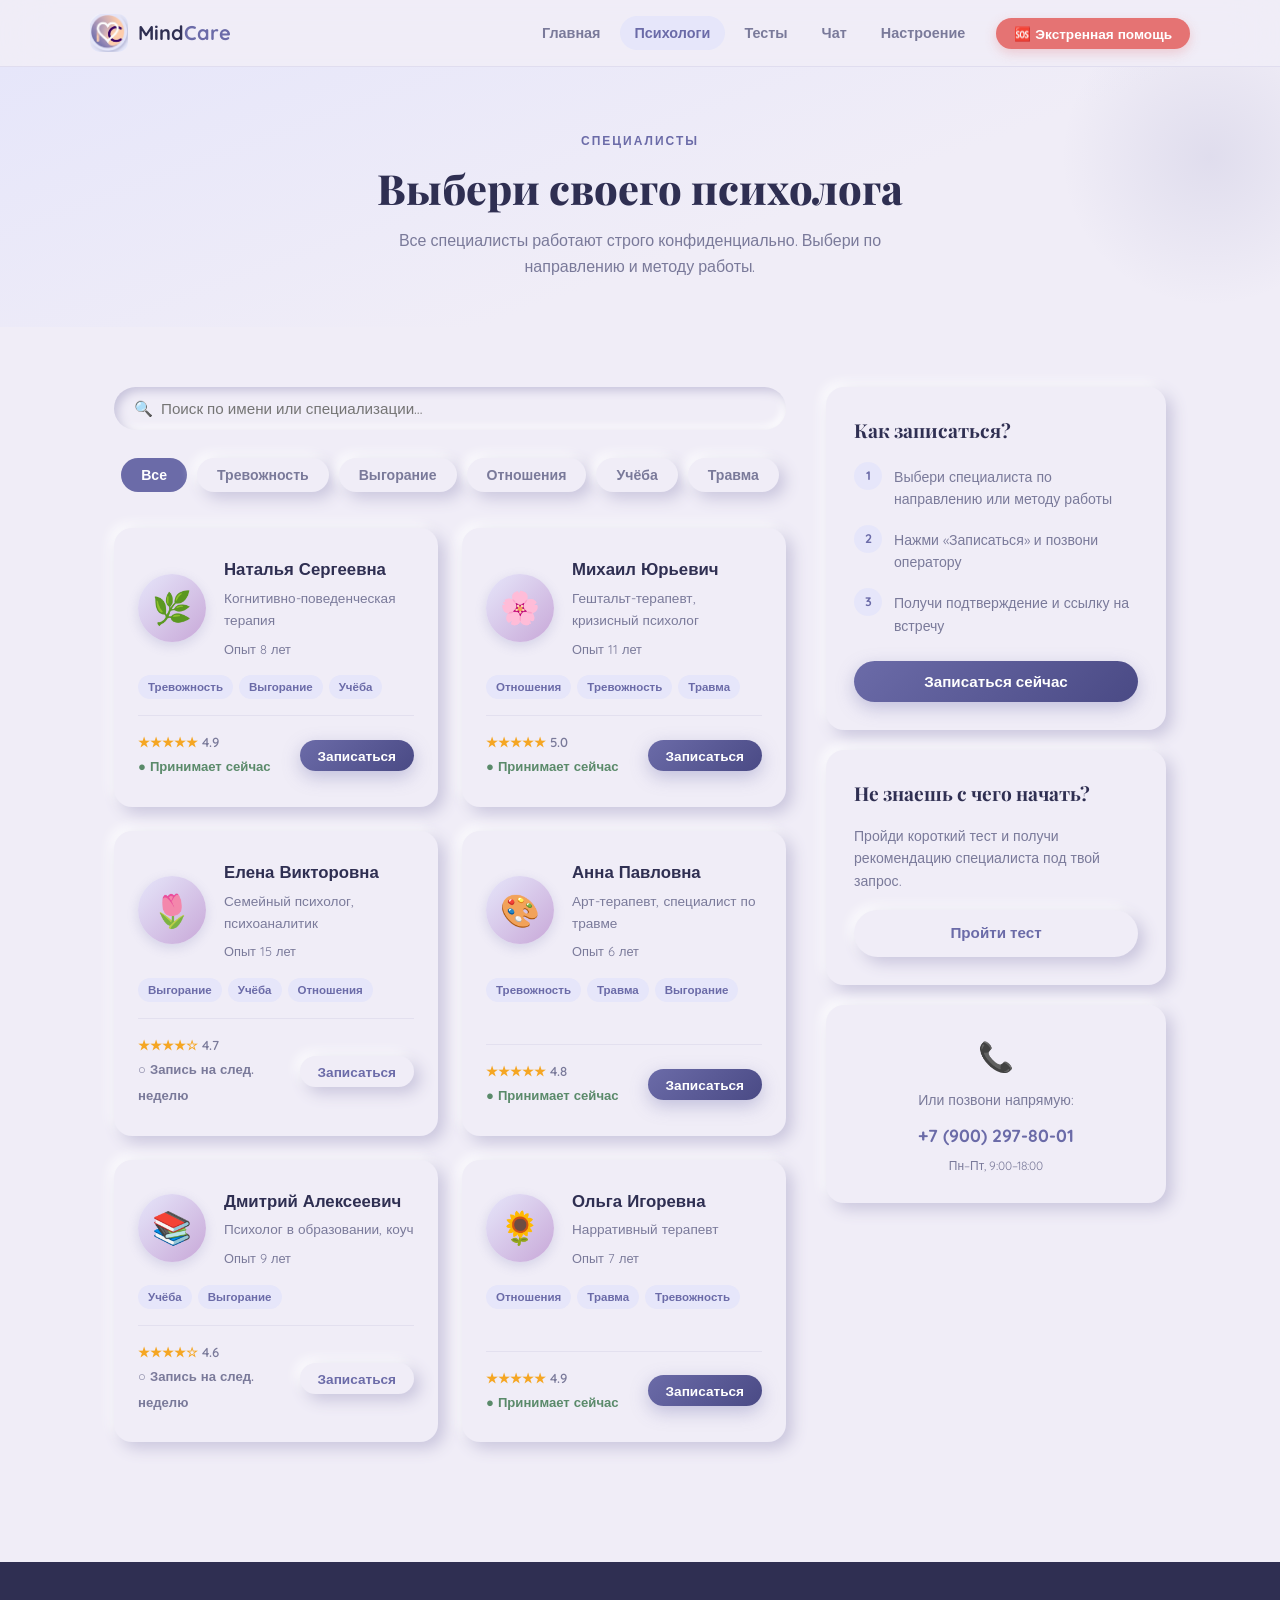
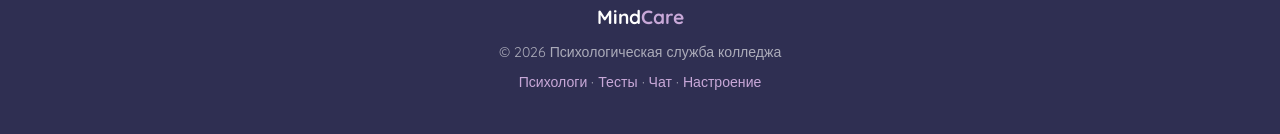
<file: catalog.html>
<!DOCTYPE html>
<html lang="ru">
<head>
  <meta charset="UTF-8"/>
  <meta name="viewport" content="width=device-width, initial-scale=1.0"/>
  <title>MindCare — Психологи</title>
  <link rel="icon" type="image/x-icon" href="image1.png"/>
  <link rel="shortcut icon" href="image1.png"/>
  <link rel="apple-touch-icon" href="image1.png"/>
  <link rel="preconnect" href="https://fonts.googleapis.com"/>
  <link rel="preconnect" href="https://fonts.gstatic.com" crossorigin/>
  <link href="https://fonts.googleapis.com/css2?family=Quicksand:wght@400;500;600;700&family=Playfair+Display:wght@700;800&display=swap" rel="stylesheet"/>
  <link rel="stylesheet" href="style.css"/>
</head>
<body>

<header class="header">
  <div class="container header__inner">
    <a href="index.html" class="logo">
      <img src="image1.png" alt="" class="logo__img" onerror="this.style.display='none'"/>
      <span class="logo__text">Mind<span class="logo__accent">Care</span></span>
    </a>
    <nav class="nav" id="nav">
      <ul class="nav__list">
        <li><a href="index.html"   class="nav__link">Главная</a></li>
        <li><a href="catalog.html" class="nav__link active">Психологи</a></li>
        <li><a href="tests.html"   class="nav__link">Тесты</a></li>
        <li><a href="chat.html"    class="nav__link">Чат</a></li>
        <li><a href="mood.html"    class="nav__link">Настроение</a></li>
      </ul>
    </nav>
    <button class="burger" id="burger" aria-label="Открыть меню"><span></span><span></span><span></span></button>
    <button class="btn btn--danger btn--sm header__emergency" id="emergencyBtn">🆘 Экстренная помощь</button>
  </div>
</header>

<div class="page-hero">
  <div class="container">
    <span class="page-hero__eyebrow">Специалисты</span>
    <h1 class="page-hero__title">Выбери своего психолога</h1>
    <p class="page-hero__sub">Все специалисты работают строго конфиденциально. Выбери по направлению и методу работы.</p>
  </div>
</div>

<section style="padding:60px 0">
  <div class="container">
    <div class="psych-detail-grid">
      <div>
        <div class="search-bar">
          <input type="text" id="searchInput" placeholder="🔍  Поиск по имени или специализации…"/>
        </div>
        <div class="filters" role="group" aria-label="Фильтры">
          <button class="filter-tag active" data-filter="all">Все</button>
          <button class="filter-tag" data-filter="anxiety">Тревожность</button>
          <button class="filter-tag" data-filter="burnout">Выгорание</button>
          <button class="filter-tag" data-filter="relations">Отношения</button>
          <button class="filter-tag" data-filter="study">Учёба</button>
          <button class="filter-tag" data-filter="trauma">Травма</button>
        </div>

        <div class="catalog__grid" id="catalogGrid">
          <article class="psych-card nm reveal" data-tags="anxiety burnout study" data-name="наталья сергеевна когнитивно-поведенческая" tabindex="0">
            <div class="psych-card__top">
              <div class="psych-card__avatar">🌿</div>
              <div>
                <h3 class="psych-card__name">Наталья Сергеевна</h3>
                <p class="psych-card__spec">Когнитивно-поведенческая терапия</p>
                <p class="psych-card__exp">Опыт 8 лет</p>
              </div>
            </div>
            <div class="psych-card__tags">
              <span class="tag">Тревожность</span><span class="tag">Выгорание</span><span class="tag">Учёба</span>
            </div>
            <div class="psych-card__footer">
              <div>
                <div class="psych-card__rating"><span class="stars">★★★★★</span> 4.9</div>
                <span class="psych-card__avail">● Принимает сейчас</span>
              </div>
              <button class="btn btn--primary btn--sm book-btn">Записаться</button>
            </div>
          </article>

          <article class="psych-card nm reveal" data-tags="relations anxiety trauma" data-name="михаил юрьевич гештальт кризисный" tabindex="0">
            <div class="psych-card__top">
              <div class="psych-card__avatar">🌸</div>
              <div>
                <h3 class="psych-card__name">Михаил Юрьевич</h3>
                <p class="psych-card__spec">Гештальт-терапевт, кризисный психолог</p>
                <p class="psych-card__exp">Опыт 11 лет</p>
              </div>
            </div>
            <div class="psych-card__tags">
              <span class="tag">Отношения</span><span class="tag">Тревожность</span><span class="tag">Травма</span>
            </div>
            <div class="psych-card__footer">
              <div>
                <div class="psych-card__rating"><span class="stars">★★★★★</span> 5.0</div>
                <span class="psych-card__avail">● Принимает сейчас</span>
              </div>
              <button class="btn btn--primary btn--sm book-btn">Записаться</button>
            </div>
          </article>

          <article class="psych-card nm reveal" data-tags="burnout study relations" data-name="елена викторовна семейный психоаналитик" tabindex="0">
            <div class="psych-card__top">
              <div class="psych-card__avatar">🌷</div>
              <div>
                <h3 class="psych-card__name">Елена Викторовна</h3>
                <p class="psych-card__spec">Семейный психолог, психоаналитик</p>
                <p class="psych-card__exp">Опыт 15 лет</p>
              </div>
            </div>
            <div class="psych-card__tags">
              <span class="tag">Выгорание</span><span class="tag">Учёба</span><span class="tag">Отношения</span>
            </div>
            <div class="psych-card__footer">
              <div>
                <div class="psych-card__rating"><span class="stars">★★★★☆</span> 4.7</div>
                <span class="psych-card__avail psych-card__avail--busy">○ Запись на след. неделю</span>
              </div>
              <button class="btn btn--secondary btn--sm book-btn">Записаться</button>
            </div>
          </article>

          <article class="psych-card nm reveal" data-tags="anxiety trauma burnout" data-name="анна павловна арт-терапия травма" tabindex="0">
            <div class="psych-card__top">
              <div class="psych-card__avatar">🎨</div>
              <div>
                <h3 class="psych-card__name">Анна Павловна</h3>
                <p class="psych-card__spec">Арт-терапевт, специалист по травме</p>
                <p class="psych-card__exp">Опыт 6 лет</p>
              </div>
            </div>
            <div class="psych-card__tags">
              <span class="tag">Тревожность</span><span class="tag">Травма</span><span class="tag">Выгорание</span>
            </div>
            <div class="psych-card__footer">
              <div>
                <div class="psych-card__rating"><span class="stars">★★★★★</span> 4.8</div>
                <span class="psych-card__avail">● Принимает сейчас</span>
              </div>
              <button class="btn btn--primary btn--sm book-btn">Записаться</button>
            </div>
          </article>

          <article class="psych-card nm reveal" data-tags="study burnout" data-name="дмитрий алексеевич учёба стресс" tabindex="0">
            <div class="psych-card__top">
              <div class="psych-card__avatar">📚</div>
              <div>
                <h3 class="psych-card__name">Дмитрий Алексеевич</h3>
                <p class="psych-card__spec">Психолог в образовании, коуч</p>
                <p class="psych-card__exp">Опыт 9 лет</p>
              </div>
            </div>
            <div class="psych-card__tags">
              <span class="tag">Учёба</span><span class="tag">Выгорание</span>
            </div>
            <div class="psych-card__footer">
              <div>
                <div class="psych-card__rating"><span class="stars">★★★★☆</span> 4.6</div>
                <span class="psych-card__avail psych-card__avail--busy">○ Запись на след. неделю</span>
              </div>
              <button class="btn btn--secondary btn--sm book-btn">Записаться</button>
            </div>
          </article>

          <article class="psych-card nm reveal" data-tags="relations trauma anxiety" data-name="ольга игоревна нарративная терапия" tabindex="0">
            <div class="psych-card__top">
              <div class="psych-card__avatar">🌻</div>
              <div>
                <h3 class="psych-card__name">Ольга Игоревна</h3>
                <p class="psych-card__spec">Нарративный терапевт</p>
                <p class="psych-card__exp">Опыт 7 лет</p>
              </div>
            </div>
            <div class="psych-card__tags">
              <span class="tag">Отношения</span><span class="tag">Травма</span><span class="tag">Тревожность</span>
            </div>
            <div class="psych-card__footer">
              <div>
                <div class="psych-card__rating"><span class="stars">★★★★★</span> 4.9</div>
                <span class="psych-card__avail">● Принимает сейчас</span>
              </div>
              <button class="btn btn--primary btn--sm book-btn">Записаться</button>
            </div>
          </article>
        </div>

        <div class="no-results" id="noResults">
          <div class="no-results__icon">🔍</div>
          <p>Специалисты не найдены. Попробуй другой запрос или сброси фильтр.</p>
        </div>
      </div>

      <aside>
        <div class="sidebar-card nm">
          <h3>Как записаться?</h3>
          <div class="sidebar-steps">
            <div class="sidebar-step">
              <div class="step-num">1</div>
              <div class="step-text">Выбери специалиста по направлению или методу работы</div>
            </div>
            <div class="sidebar-step">
              <div class="step-num">2</div>
              <div class="step-text">Нажми «Записаться» и позвони оператору</div>
            </div>
            <div class="sidebar-step">
              <div class="step-num">3</div>
              <div class="step-text">Получи подтверждение и ссылку на встречу</div>
            </div>
          </div>
          <button class="btn btn--primary book-btn" style="width:100%">Записаться сейчас</button>
        </div>

        <div class="sidebar-card nm" style="margin-top:20px">
          <h3>Не знаешь с чего начать?</h3>
          <p style="font-size:0.88rem;color:var(--text-muted);margin:12px 0 18px">Пройди короткий тест и получи рекомендацию специалиста под твой запрос.</p>
          <a href="tests.html" class="btn btn--secondary" style="width:100%;text-align:center">Пройти тест</a>
        </div>

        <div class="sidebar-card nm" style="margin-top:20px;text-align:center">
          <div style="font-size:1.8rem;margin-bottom:10px">📞</div>
          <p style="font-size:0.88rem;color:var(--text-muted);margin-bottom:10px">Или позвони напрямую:</p>
          <a href="tel:+79002978001" style="font-size:1.1rem;font-weight:800;color:var(--lavender-dark)">+7 (900) 297-80-01</a>
          <p style="font-size:0.75rem;color:var(--text-muted);margin-top:6px">Пн–Пт, 9:00–18:00</p>
        </div>
      </aside>
    </div>
  </div>
</section>

<div class="modal-overlay" id="bookingModal" hidden>
  <div class="modal nm">
    <div style="font-size:2.5rem;margin-bottom:12px">📞</div>
    <h2 style="color:var(--lavender-dark)">Запись на приём</h2>
    <p style="margin:14px 0 6px">Позвони нашему оператору, чтобы выбрать удобное время:</p>
    <a href="tel:+79002978001" style="display:inline-block;font-size:1.6rem;font-weight:800;color:var(--lavender-dark);margin:12px 0 6px;letter-spacing:1px">+7 (900) 297-80-01</a>
    <p style="font-size:0.82rem;color:var(--text-muted);margin-bottom:24px">Пн–Пт, 9:00–18:00 · Звонок бесплатный</p>
    <div style="display:flex;gap:12px;justify-content:center;flex-wrap:wrap">
      <a href="tel:+79002978001" class="btn btn--primary">Позвонить сейчас</a>
      <button class="btn btn--secondary" id="closeBooking">Закрыть</button>
    </div>
  </div>
</div>

<div class="modal-overlay" id="emergencyModal" hidden>
  <div class="modal nm">
    <h2>🆘 Экстренная помощь</h2>
    <p>Если тебе угрожает опасность — звони прямо сейчас:</p>
    <ul style="margin:18px 0;padding-left:20px;text-align:left;line-height:2.2">
      <li><strong>8 (800) 2000-122</strong> — Телефон доверия (бесплатно)</li>
      <li><strong>+7 (495) 575-87-70</strong> — Горячая линия</li>
    </ul>
    <button class="btn btn--primary" id="closeEmergency">Понятно, закрыть</button>
  </div>
</div>

<footer class="footer">
  <div class="container">
    <div class="footer__logo">Mind<span>Care</span></div>
    <p style="margin-top:8px">© 2026 Психологическая служба колледжа</p>
    <p style="margin-top:8px">
      <a href="catalog.html">Психологи</a> ·
      <a href="tests.html">Тесты</a> ·
      <a href="chat.html">Чат</a> ·
      <a href="mood.html">Настроение</a>
    </p>
  </div>
</footer>
  <style>
    .psych-detail-grid { display: grid; grid-template-columns: 1fr 340px; gap: 40px; align-items: start; }
    .sidebar-card { padding: 28px; position: sticky; top: 90px; }
    .sidebar-card h3 { font-family: 'Playfair Display',serif; font-size: 1.2rem; margin-bottom: 16px; }
    .sidebar-steps { display: flex; flex-direction: column; gap: 14px; margin-bottom: 24px; }
    .sidebar-step { display: flex; gap: 12px; align-items: flex-start; }
    .step-num {
      width: 28px; height: 28px; border-radius: 50%; flex-shrink: 0;
      background: var(--lavender); color: var(--lavender-dark);
      display: flex; align-items: center; justify-content: center; font-size: 0.78rem; font-weight: 700;
    }
    .step-text { font-size: 0.88rem; color: var(--text-muted); padding-top: 4px; }
    .search-bar { display: flex; gap: 12px; margin-bottom: 28px; }
    .search-bar input {
      flex: 1; padding: 12px 20px; border: none; box-shadow: var(--nm-in);
      background: var(--bg); border-radius: var(--radius-pill); outline: none;
      font-size: 0.95rem; font-family: inherit;
    }
    .psych-card__rating { display: flex; align-items: center; gap: 4px; font-size: 0.82rem; color: var(--text-muted); font-weight: 600; }
    .stars { color: #F5A623; }
    .psych-card__exp { font-size: 0.8rem; color: var(--text-muted); }
    .no-results { text-align: center; padding: 48px 24px; color: var(--text-muted); font-size: 1rem; display: none; }
    .no-results__icon { font-size: 3rem; margin-bottom: 12px; }
    @media (max-width: 900px) {
      .psych-detail-grid { grid-template-columns: 1fr; }
      .sidebar-card { position: static; }
    }
  </style>
<script src="app.js"></script>
<script>
  const bookingModal = document.getElementById('bookingModal');
  const closeBooking = document.getElementById('closeBooking');

  document.querySelectorAll('.book-btn').forEach(btn => {
    btn.addEventListener('click', e => { e.preventDefault(); bookingModal.removeAttribute('hidden'); });
  });
  closeBooking.addEventListener('click', () => bookingModal.setAttribute('hidden',''));
  bookingModal.addEventListener('click', e => { if (e.target === bookingModal) bookingModal.setAttribute('hidden',''); });

  const searchInput = document.getElementById('searchInput');
  const noResults   = document.getElementById('noResults');

  function updateVisibility() {
    const visible = [...document.querySelectorAll('.psych-card')].filter(c => !c.classList.contains('card-hidden'));
    noResults.style.display = visible.length === 0 ? 'block' : 'none';
  }

  searchInput.addEventListener('input', () => {
    const q = searchInput.value.toLowerCase();
    document.querySelectorAll('.psych-card').forEach(card => {
      const match = (card.dataset.name || '').toLowerCase().includes(q);
      card.classList.toggle('card-hidden', !match);
      card.classList.toggle('card-fade', !match);
    });
    updateVisibility();
  });
</script>
</body>
</html>
</file>
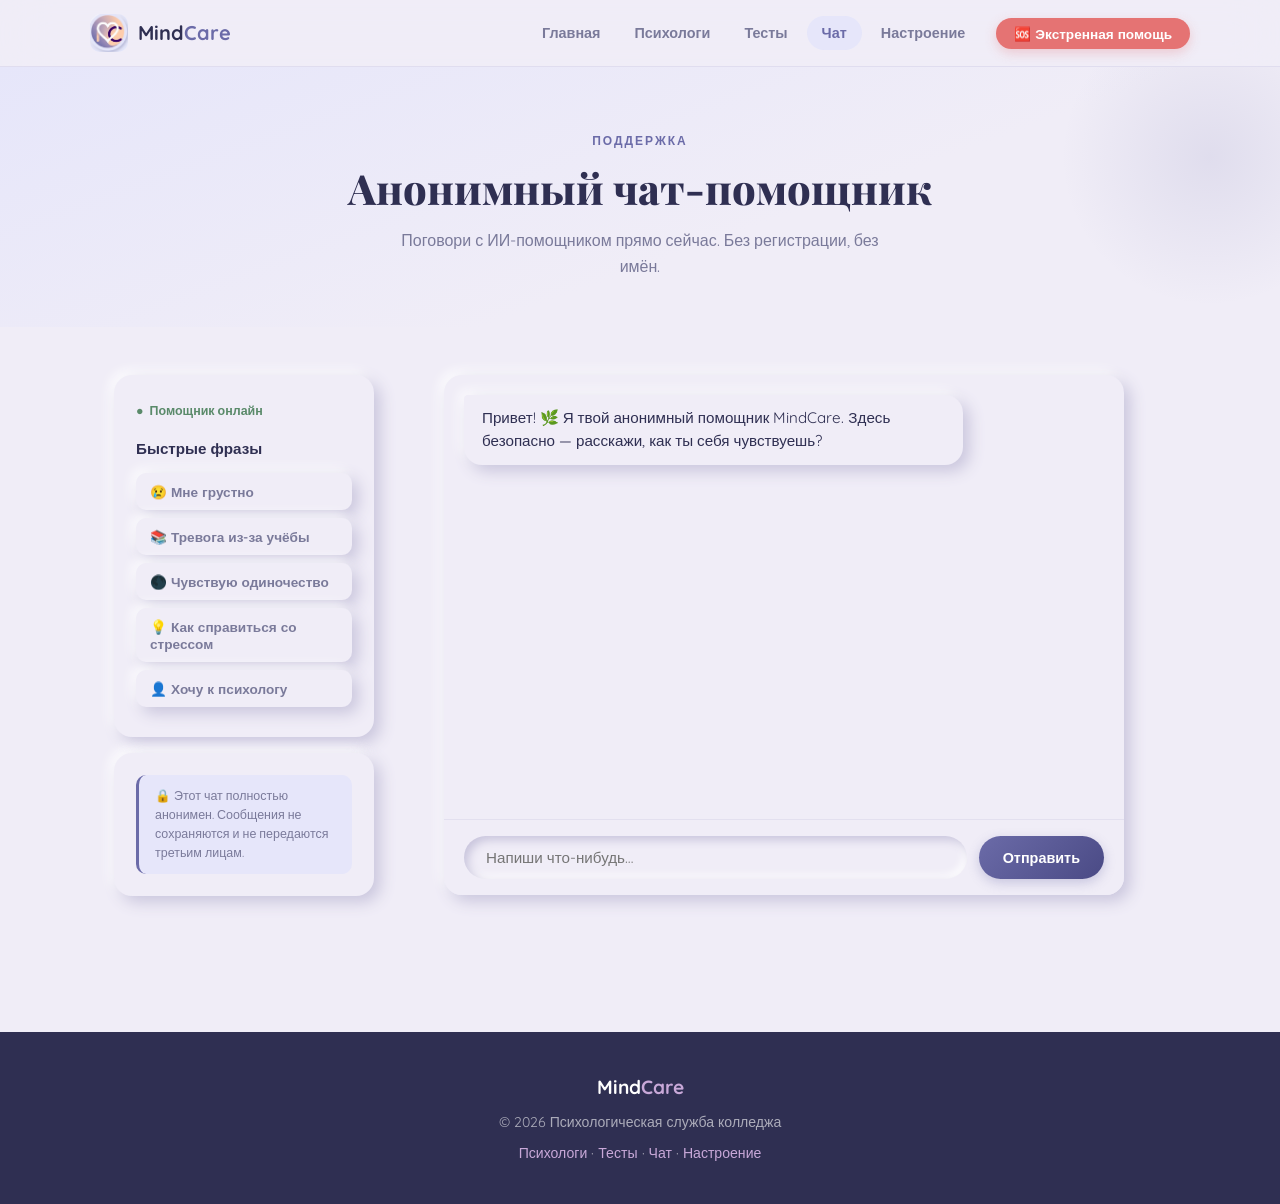
<file: chat.html>
<!DOCTYPE html>
<html lang="ru">
<head>
  <meta charset="UTF-8"/>
  <meta name="viewport" content="width=device-width, initial-scale=1.0"/>
  <title>MindCare — Чат</title>
  <link rel="icon" type="image/x-icon" href="image1.png"/>
  <link rel="shortcut icon" href="image1.png"/>
  <link rel="apple-touch-icon" href="image1.png"/>
  <link rel="preconnect" href="https://fonts.googleapis.com"/>
  <link rel="preconnect" href="https://fonts.gstatic.com" crossorigin/>
  <link href="https://fonts.googleapis.com/css2?family=Quicksand:wght@400;500;600;700&family=Playfair+Display:wght@700;800&display=swap" rel="stylesheet"/>
  <link rel="stylesheet" href="style.css"/>
</head>
<body>

<header class="header">
  <div class="container header__inner">
    <a href="index.html" class="logo">
      <img src="image1.png" alt="" class="logo__img" onerror="this.style.display='none'"/>
      <span class="logo__text">Mind<span class="logo__accent">Care</span></span>
    </a>
    <nav class="nav" id="nav">
      <ul class="nav__list">
        <li><a href="index.html"   class="nav__link">Главная</a></li>
        <li><a href="catalog.html" class="nav__link">Психологи</a></li>
        <li><a href="tests.html"   class="nav__link">Тесты</a></li>
        <li><a href="chat.html"    class="nav__link active">Чат</a></li>
        <li><a href="mood.html"    class="nav__link">Настроение</a></li>
      </ul>
    </nav>
    <button class="burger" id="burger" aria-label="Открыть меню"><span></span><span></span><span></span></button>
    <button class="btn btn--danger btn--sm header__emergency" id="emergencyBtn">🆘 Экстренная помощь</button>
  </div>
</header>

<div class="page-hero">
  <div class="container">
    <span class="page-hero__eyebrow">Поддержка</span>
    <h1 class="page-hero__title">Анонимный чат-помощник</h1>
    <p class="page-hero__sub">Поговори с ИИ-помощником прямо сейчас. Без регистрации, без имён.</p>
  </div>
</div>

<div class="container">
  <div class="chat-layout">
    <aside class="chat-sidebar">
      <div class="chat-sidebar-card nm">
        <div class="online-badge">Помощник онлайн</div>
        <h4>Быстрые фразы</h4>
        <button class="quick-prompt" data-text="Мне грустно и я не знаю почему">😢 Мне грустно</button>
        <button class="quick-prompt" data-text="Я очень тревожусь из-за учёбы">📚 Тревога из-за учёбы</button>
        <button class="quick-prompt" data-text="Я чувствую себя одиноким">🌑 Чувствую одиночество</button>
        <button class="quick-prompt" data-text="Мне нужен совет как справиться со стрессом">💡 Как справиться со стрессом</button>
        <button class="quick-prompt" data-text="Я хочу поговорить с живым психологом">👤 Хочу к психологу</button>
      </div>
      <div class="chat-sidebar-card nm">
        <div class="disclaimer">
          🔒 Этот чат полностью анонимен. Сообщения не сохраняются и не передаются третьим лицам.
        </div>
      </div>
    </aside>

    <main>
      <div class="chat-widget nm">
        <div class="chat-widget__messages" id="chatMessages">
          <div class="chat-message chat-message--bot">
            <div class="chat-message__bubble">Привет! 🌿 Я твой анонимный помощник MindCare. Здесь безопасно — расскажи, как ты себя чувствуешь?</div>
          </div>
        </div>
        <div class="chat-widget__input-zone">
          <input type="text" id="chatInput" placeholder="Напиши что-нибудь…" autocomplete="off"/>
          <button class="chat-widget__send" id="chatSend">Отправить</button>
        </div>
      </div>
    </main>
  </div>
</div>

<div class="modal-overlay" id="emergencyModal" hidden>
  <div class="modal nm">
    <h2>🆘 Экстренная помощь</h2>
    <p>Если тебе угрожает опасность — звони прямо сейчас:</p>
    <ul style="margin:18px 0;padding-left:20px;text-align:left;line-height:2.2">
      <li><strong>8 (800) 2000-122</strong> — Телефон доверия (бесплатно)</li>
      <li><strong>+7 (495) 575-87-70</strong> — Горячая линия</li>
    </ul>
    <button class="btn btn--primary" id="closeEmergency">Понятно, закрыть</button>
  </div>
</div>

<footer class="footer">
  <div class="container">
    <div class="footer__logo">Mind<span>Care</span></div>
    <p style="margin-top:8px">© 2026 Психологическая служба колледжа</p>
    <p style="margin-top:8px">
      <a href="catalog.html">Психологи</a> ·
      <a href="tests.html">Тесты</a> ·
      <a href="chat.html">Чат</a> ·
      <a href="mood.html">Настроение</a>
    </p>
  </div>
</footer>

<script src="app.js"></script>
<script>
const chatMessages = document.getElementById('chatMessages');
const chatInput    = document.getElementById('chatInput');
const chatSend     = document.getElementById('chatSend');
let messageCount = 0;

const RESPONSES = [
  {
    keys: ['грустно','грусть','грустный','плохо','плохое','тяжело','тяжёло','не хорошо'],
    replies: [
      'Мне жаль, что тебе сейчас грустно. 💙 Это нормально — иногда нам бывает тяжело. Хочешь рассказать, что случилось?',
      'Я слышу тебя. Грусть — это сигнал, что что-то важное задело тебя. Что происходит в последнее время?',
      'Спасибо, что поделился. Быть грустным — это не слабость. Расскажи мне больше — я рядом 🌿',
    ]
  },
  {
    keys: ['тревог','тревожно','тревожусь','беспоко','страшно','страх','боюсь','нервничаю'],
    replies: [
      'Тревога — это очень неприятное чувство, но ты не один с ней. 🌿 Попробуй сделать несколько глубоких вдохов. Что именно тебя тревожит?',
      'Я понимаю, как это неприятно. Тревога часто возникает, когда мы переживаем что-то важное. Расскажи, что происходит?',
      'Слышу тебя — тревога бывает очень изматывающей. Давай разберёмся вместе. Это связано с учёбой или чем-то другим? 💙',
    ]
  },
  {
    keys: ['учёба','учеба','экзамен','сессия','зачёт','зачет','оценки','преподаватель','пары','задание'],
    replies: [
      'Учебный стресс — это очень распространённая проблема среди студентов. 📚 Ты не один в этом. Расскажи, что именно давит больше всего?',
      'Сессия — это всегда испытание. Главное — не пытаться объять необъятное сразу. Что сейчас кажется самым трудным?',
      'Понимаю, учёба может быть очень изматывающей. Важно помнить делать перерывы и не забывать о себе. Как давно ты отдыхал? 🌿',
    ]
  },
  {
    keys: ['одинок','одиноко','одиночество','нет друзей','никто не понимает','никому не нужен'],
    replies: [
      'Чувство одиночества — одно из самых тяжёлых. Но то, что ты сейчас здесь и говоришь об этом — уже важный шаг. 💙 Расскажи мне больше.',
      'Я слышу тебя. Ощущение, что тебя не понимают, бывает очень болезненным. Когда это чувство появилось?',
      'Ты не один — я рядом прямо сейчас. 🌿 Иногда одиночество — сигнал, что нам нужны новые связи. Есть ли в твоей жизни люди, с которыми хотелось бы сблизиться?',
    ]
  },
  {
    keys: ['выгора','усталость','устал','устала','нет сил','сил нет','не могу','ничего не хочу'],
    replies: [
      'Звучит как сильное истощение. 💙 Когда мы долго работаем без отдыха, силы заканчиваются — это нормальная реакция. Давно ли ты по-настоящему отдыхал?',
      'Усталость — это сигнал тела и психики: "Мне нужна забота". Что сейчас отнимает у тебя больше всего энергии?',
      'Я слышу тебя. Иногда "ничего не хотеть" — это способ психики защититься от перегрузки. Расскажи, как выглядит твой обычный день? 🌿',
    ]
  },
  {
    keys: ['злость','злюсь','злой','раздражает','раздражение','бесит','бешусь','агрессия'],
    replies: [
      'Злость — это тоже важное чувство, оно сигнализирует о нарушенных границах или несправедливости. Что случилось? 💙',
      'Я слышу, что ты злишься. Это нормально. Расскажи мне, что произошло — иногда просто выговориться помогает.',
      'Раздражение часто бывает, когда накопилась усталость или что-то долго не устраивает. Что именно тебя задело? 🌿',
    ]
  },
  {
    keys: ['психолог','специалист','записаться','консультация','помощь специалиста','живой человек'],
    replies: [
      'Конечно! Записаться к живому специалисту можно прямо на нашем сайте — перейди в раздел <a href="catalog.html" style="color:var(--lavender-dark);font-weight:700">«Психологи»</a>. Там можно выбрать специалиста по направлению. 🌿',
      'Это отличное решение — поговорить с живым специалистом. Загляни в <a href="catalog.html" style="color:var(--lavender-dark);font-weight:700">каталог психологов</a> — там можно выбрать удобное время. 💙',
    ]
  },
  {
    keys: ['умереть','смерть','не хочу жить','конец','суицид','покончить','самоповреждение','порезать'],
    replies: [
      '⚠️ Я слышу тебя, и это очень важно. Пожалуйста, позвони прямо сейчас на бесплатную горячую линию: <strong>8-800-2000-122</strong>. Там есть живые люди, которые помогут. Ты не один. 💙',
    ]
  },
  {
    keys: ['привет','здравствуй','здравствуйте','добрый','хай','hello'],
    replies: [
      'Привет! 🌿 Рад тебя видеть. Как ты себя чувствуешь сегодня?',
      'Привет! Я здесь и готов выслушать. Как ты? 💙',
      'Здравствуй! Рассказывай — что привело тебя сюда сегодня? 🌿',
    ]
  },
  {
    keys: ['спасибо','благодарю','благодарен','помог','помогло'],
    replies: [
      'Я рад, что смог помочь. 🌿 Береги себя! Если захочется поговорить — всегда здесь.',
      'Это важно — говорить о своих чувствах. Ты молодец, что обратился. 💙 Всегда рядом!',
    ]
  },
  {
    keys: ['стресс','напряжение','напряжён','давление','давят'],
    replies: [
      'Стресс — частый спутник студенческой жизни. 😤 Расскажи, что сейчас больше всего давит?',
      'Понимаю тебя. Когда всё навалилось сразу — это очень тяжело. Что конкретно вызывает напряжение прямо сейчас?',
      'Стресс накапливается незаметно. Хочу помочь тебе разобраться. Что сейчас происходит в твоей жизни? 🌿',
    ]
  },
];

const FALLBACK = [
  'Я слышу тебя. 🌿 Расскажи мне больше — что именно ты чувствуешь?',
  'Спасибо, что доверяешь мне это. Хочу лучше понять — можешь рассказать подробнее?',
  'Я рядом и внимательно слушаю. 💙 Что сейчас происходит у тебя?',
  'Это звучит важно. Расскажи мне больше — я здесь, чтобы поддержать тебя.',
  'Понимаю, что тебе сейчас непросто. Что больше всего тревожит тебя прямо сейчас? 🌿',
];

const FOLLOWUPS = [
  'Кстати, ты уже пробовал наш <a href="tests.html" style="color:var(--lavender-dark);font-weight:700">тест на стресс</a>? Он помогает лучше понять своё состояние. 📋',
  'Если захочешь поговорить с живым специалистом — в нашем <a href="catalog.html" style="color:var(--lavender-dark);font-weight:700">каталоге</a> есть замечательные психологи. 🌿',
  'Попробуй дыхательное упражнение в разделе <a href="mood.html" style="color:var(--lavender-dark);font-weight:700">«Настроение»</a> — иногда это очень помогает снять напряжение. 💙',
];

function getBotReply(text) {
  const lower = text.toLowerCase();
  for (const rule of RESPONSES) {
    if (rule.keys.some(k => lower.includes(k))) {
      const pool = rule.replies;
      return pool[Math.floor(Math.random() * pool.length)];
    }
  }
  
  if (messageCount > 0 && messageCount % 3 === 0) {
    return FOLLOWUPS[Math.floor(Math.random() * FOLLOWUPS.length)];
  }
  return FALLBACK[Math.floor(Math.random() * FALLBACK.length)];
}

function appendMessage(html, isUser) {
  const msg = document.createElement('div');
  msg.className = 'chat-message ' + (isUser ? 'chat-message--user' : 'chat-message--bot');
  msg.innerHTML = `<div class="chat-message__bubble">${html}</div>`;
  chatMessages.appendChild(msg);
  chatMessages.scrollTop = chatMessages.scrollHeight;
}

function showTyping() {
  const el = document.createElement('div');
  el.className = 'chat-message chat-message--bot';
  el.id = 'typingIndicator';
  el.innerHTML = `<div class="chat-message__bubble chat-typing"><span></span><span></span><span></span></div>`;
  chatMessages.appendChild(el);
  chatMessages.scrollTop = chatMessages.scrollHeight;
  return el;
}

function sendMessage(text) {
  text = text.trim();
  if (!text) return;
  appendMessage(text, true);
  chatInput.value = '';
  chatSend.disabled = true;
  chatInput.disabled = true;
  messageCount++;

  const typing = showTyping();
  const delay = 900 + Math.random() * 700;

  setTimeout(() => {
    typing.remove();
    appendMessage(getBotReply(text), false);
    chatSend.disabled = false;
    chatInput.disabled = false;
    chatInput.focus();
  }, delay);
}

chatSend.addEventListener('click', () => sendMessage(chatInput.value));
chatInput.addEventListener('keydown', e => { if (e.key === 'Enter') sendMessage(chatInput.value); });
document.querySelectorAll('.quick-prompt').forEach(btn => {
  btn.addEventListener('click', () => sendMessage(btn.dataset.text));
});
</script>
</body>
</html>
</file>
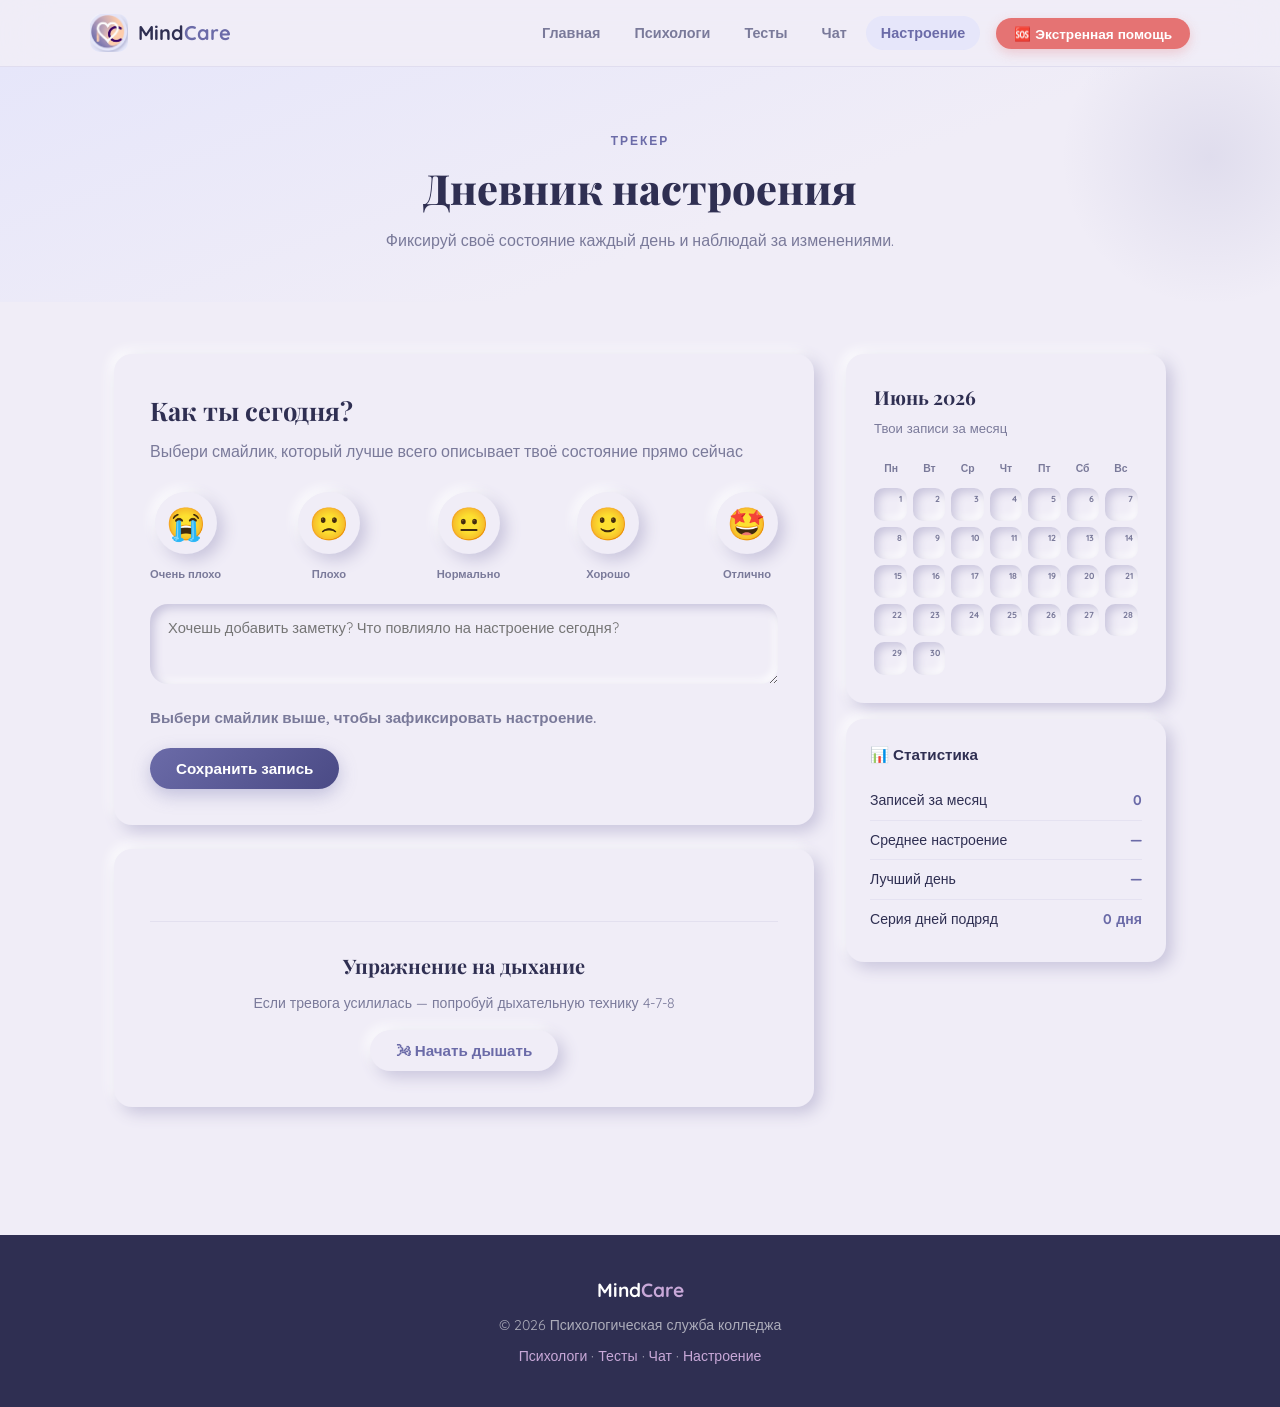
<file: mood.html>
<!DOCTYPE html>
<html lang="ru">
<head>
  <meta charset="UTF-8"/>
  <meta name="viewport" content="width=device-width, initial-scale=1.0"/>
  <title>MindCare — Настроение</title>
  <link rel="icon" type="image/x-icon" href="image1.png"/>
  <link rel="shortcut icon" href="image1.png"/>
  <link rel="apple-touch-icon" href="image1.png"/>
  <link rel="preconnect" href="https://fonts.googleapis.com"/>
  <link rel="preconnect" href="https://fonts.gstatic.com" crossorigin/>
  <link href="https://fonts.googleapis.com/css2?family=Quicksand:wght@400;500;600;700&family=Playfair+Display:wght@700;800&display=swap" rel="stylesheet"/>
  <link rel="stylesheet" href="style.css"/>
</head>
<body>

<header class="header">
  <div class="container header__inner">
    <a href="index.html" class="logo">
      <img src="image1.png" alt="" class="logo__img" onerror="this.style.display='none'"/>
      <span class="logo__text">Mind<span class="logo__accent">Care</span></span>
    </a>
    <nav class="nav" id="nav">
      <ul class="nav__list">
        <li><a href="index.html"   class="nav__link">Главная</a></li>
        <li><a href="catalog.html" class="nav__link">Психологи</a></li>
        <li><a href="tests.html"   class="nav__link">Тесты</a></li>
        <li><a href="chat.html"    class="nav__link">Чат</a></li>
        <li><a href="mood.html"    class="nav__link active">Настроение</a></li>
      </ul>
    </nav>
    <button class="burger" id="burger" aria-label="Открыть меню"><span></span><span></span><span></span></button>
    <button class="btn btn--danger btn--sm header__emergency" id="emergencyBtn">🆘 Экстренная помощь</button>
  </div>
</header>

<div class="page-hero">
  <div class="container">
    <span class="page-hero__eyebrow">Трекер</span>
    <h1 class="page-hero__title">Дневник настроения</h1>
    <p class="page-hero__sub">Фиксируй своё состояние каждый день и наблюдай за изменениями.</p>
  </div>
</div>

<div class="container">
  <div class="mood-layout">

    
    <div>
      <div class="mood-checker nm">
        <h2>Как ты сегодня?</h2>
        <p class="mood-checker__sub">Выбери смайлик, который лучше всего описывает твоё состояние прямо сейчас</p>

        <div class="mood-emoji-row">
          <div class="mood-btn-wrap">
            <button class="mood-btn" data-mood="1" aria-label="Очень плохо">😭</button>
            <span class="mood-label">Очень плохо</span>
          </div>
          <div class="mood-btn-wrap">
            <button class="mood-btn" data-mood="2" aria-label="Плохо">🙁</button>
            <span class="mood-label">Плохо</span>
          </div>
          <div class="mood-btn-wrap">
            <button class="mood-btn" data-mood="3" aria-label="Нормально">😐</button>
            <span class="mood-label">Нормально</span>
          </div>
          <div class="mood-btn-wrap">
            <button class="mood-btn" data-mood="4" aria-label="Хорошо">🙂</button>
            <span class="mood-label">Хорошо</span>
          </div>
          <div class="mood-btn-wrap">
            <button class="mood-btn" data-mood="5" aria-label="Отлично">🤩</button>
            <span class="mood-label">Отлично</span>
          </div>
        </div>

        <div class="mood-note">
          <textarea id="moodNote" placeholder="Хочешь добавить заметку? Что повлияло на настроение сегодня?"></textarea>
          <div id="moodResult">Выбери смайлик выше, чтобы зафиксировать настроение.</div>
          <button class="btn btn--primary" id="saveMoodBtn" disabled>Сохранить запись</button>
        </div>
      </div>

      <div class="mood-checker nm" style="margin-top:24px">
        <div class="calm-section">
          <h3 style="font-family:'Playfair Display',serif;font-size:1.25rem;margin-bottom:10px">Упражнение на дыхание</h3>
          <p>Если тревога усилилась — попробуй дыхательную технику 4-7-8</p>
          <button class="btn btn--secondary" id="calmBtn">🌬 Начать дышать</button>
          <div id="breathGuide" style="display:none;margin-top:20px;font-size:0.95rem;color:var(--lavender-dark);font-weight:700;line-height:2"></div>
        </div>
      </div>
    </div>

    
    <aside>
      <div class="calendar-card nm">
        <h3>Июнь 2026</h3>
        <p class="calendar-card__sub">Твои записи за месяц</p>
        <div class="weekdays">
          <div class="weekday-label">Пн</div>
          <div class="weekday-label">Вт</div>
          <div class="weekday-label">Ср</div>
          <div class="weekday-label">Чт</div>
          <div class="weekday-label">Пт</div>
          <div class="weekday-label">Сб</div>
          <div class="weekday-label">Вс</div>
        </div>
        <div class="mood-calendar" id="moodCalendar"></div>
      </div>

      <div class="stats-card nm">
        <h4>📊 Статистика</h4>
        <div class="stat-row"><span>Записей за месяц</span><span class="stat-row__val" id="statTotal">0</span></div>
        <div class="stat-row"><span>Среднее настроение</span><span class="stat-row__val" id="statAvg">—</span></div>
        <div class="stat-row"><span>Лучший день</span><span class="stat-row__val" id="statBest">—</span></div>
        <div class="stat-row"><span>Серия дней подряд</span><span class="stat-row__val" id="statStreak">0 дней</span></div>
      </div>
    </aside>
  </div>
</div>

<div class="modal-overlay" id="emergencyModal" hidden>
  <div class="modal nm">
    <h2>🆘 Экстренная помощь</h2>
    <p>Если тебе угрожает опасность — звони прямо сейчас:</p>
    <ul style="margin:18px 0;padding-left:20px;text-align:left;line-height:2.2">
      <li><strong>8 (800) 2000-122</strong> — Телефон доверия (бесплатно)</li>
      <li><strong>+7 (495) 575-87-70</strong> — Горячая линия</li>
    </ul>
    <button class="btn btn--primary" id="closeEmergency">Понятно, закрыть</button>
  </div>
</div>

<footer class="footer">
  <div class="container">
    <div class="footer__logo">Mind<span>Care</span></div>
    <p style="margin-top:8px">© 2026 Психологическая служба колледжа</p>
    <p style="margin-top:8px">
      <a href="catalog.html">Психологи</a> ·
      <a href="tests.html">Тесты</a> ·
      <a href="chat.html">Чат</a> ·
      <a href="mood.html">Настроение</a>
    </p>
  </div>
</footer>

<script src="app.js"></script>
<script>
const EMOJIS = { 1:'😭', 2:'🙁', 3:'😐', 4:'🙂', 5:'🤩' };
const LABELS = { 1:'Очень плохо', 2:'Плохо', 3:'Нормально', 4:'Хорошо', 5:'Отлично' };

let moodData = JSON.parse(localStorage.getItem('mindcare_mood') || '{}');
let selectedMood = null;

function saveToStorage() { localStorage.setItem('mindcare_mood', JSON.stringify(moodData)); }

document.querySelectorAll('.mood-btn').forEach(btn => {
  btn.addEventListener('click', () => {
    document.querySelectorAll('.mood-btn').forEach(b => b.classList.remove('selected'));
    btn.classList.add('selected');
    selectedMood = parseInt(btn.dataset.mood);
    document.getElementById('moodResult').textContent = `Выбрано: ${EMOJIS[selectedMood]} ${LABELS[selectedMood]}`;
    document.getElementById('saveMoodBtn').disabled = false;
  });
});

document.getElementById('saveMoodBtn').addEventListener('click', () => {
  if (!selectedMood) return;
  const today = new Date().toISOString().slice(0,10);
  const note  = document.getElementById('moodNote').value.trim();
  moodData[today] = { mood: selectedMood, note };
  saveToStorage();
  document.getElementById('moodResult').textContent = `✅ Записано! ${EMOJIS[selectedMood]} ${LABELS[selectedMood]}`;
  buildCalendar();
  updateStats();
});

function buildCalendar() {
  const cal = document.getElementById('moodCalendar');
  cal.innerHTML = '';
  
  const daysInJune = 30;
  const startDow = 0; 

  for (let i = 0; i < startDow; i++) {
    const empty = document.createElement('div');
    empty.className = 'mood-day mood-day--empty';
    cal.appendChild(empty);
  }

  const today = new Date();
  const todayStr = today.toISOString().slice(0,10);

  for (let d = 1; d <= daysInJune; d++) {
    const dateStr = `2026-06-${String(d).padStart(2,'0')}`;
    const entry   = moodData[dateStr];
    const div = document.createElement('div');
    div.className = 'mood-day' + (dateStr === todayStr ? ' mood-day--today' : '');

    const dateLabel = document.createElement('span');
    dateLabel.className = 'mood-day__date';
    dateLabel.textContent = d;
    div.appendChild(dateLabel);

    if (entry) {
      const em = document.createElement('span');
      em.textContent = EMOJIS[entry.mood];
      div.appendChild(em);
      if (entry.note) {
        const dot = document.createElement('div');
        dot.className = 'mood-day__note-dot';
        div.appendChild(dot);
      }
      div.title = `${dateStr}: ${LABELS[entry.mood]}${entry.note ? ' — ' + entry.note : ''}`;
    } else {
      div.classList.add('mood-day--empty');
    }
    cal.appendChild(div);
  }
}

function updateStats() {
  const entries = Object.entries(moodData).filter(([k]) => k.startsWith('2026-06'));
  document.getElementById('statTotal').textContent = entries.length;

  if (entries.length) {
    const avg = entries.reduce((s,[,v]) => s + v.mood, 0) / entries.length;
    document.getElementById('statAvg').textContent = EMOJIS[Math.round(avg)] + ' ' + avg.toFixed(1);

    const best = entries.reduce((b,[k,v]) => v.mood > b.mood ? {date:k,mood:v.mood} : b, {date:'',mood:0});
    document.getElementById('statBest').textContent = best.date.slice(8) + ' июня';
  }

  
  let streak = 0;
  const today = new Date();
  for (let i = 0; i < 30; i++) {
    const d = new Date(today); d.setDate(d.getDate() - i);
    const key = d.toISOString().slice(0,10);
    if (moodData[key]) streak++; else break;
  }
  document.getElementById('statStreak').textContent = streak + ' ' + (streak === 1 ? 'день' : streak < 5 ? 'дня' : 'дней');
}

buildCalendar();
updateStats();

const calmBtn = document.getElementById('calmBtn');
const breathGuide = document.getElementById('breathGuide');
const breathSteps = [
  { text: '🫁 Вдохни медленно… 4 секунды', dur: 4000 },
  { text: '⏸ Задержи дыхание… 7 секунд', dur: 7000 },
  { text: '💨 Выдыхай медленно… 8 секунд', dur: 8000 },
];
let breathInterval = null;

calmBtn.addEventListener('click', () => {
  if (breathInterval) {
    clearTimeout(breathInterval);
    breathInterval = null;
    calmBtn.textContent = '🌬 Начать дышать';
    breathGuide.style.display = 'none';
    calmBtn.classList.remove('pulsing');
    return;
  }
  calmBtn.textContent = '⏹ Остановить';
  calmBtn.classList.add('pulsing');
  breathGuide.style.display = 'block';
  let cycle = 0;

  function runStep(si) {
    if (!calmBtn.classList.contains('pulsing')) return;
    breathGuide.textContent = breathSteps[si].text;
    breathInterval = setTimeout(() => {
      const next = (si + 1) % breathSteps.length;
      if (next === 0) cycle++;
      if (cycle >= 3) {
        breathGuide.textContent = '✅ Отлично! Ты молодец 🌿';
        calmBtn.textContent = '🌬 Начать дышать';
        calmBtn.classList.remove('pulsing');
        breathInterval = null;
      } else {
        runStep(next);
      }
    }, breathSteps[si].dur);
  }
  runStep(0);
});
</script>
</body>
</html>
</file>
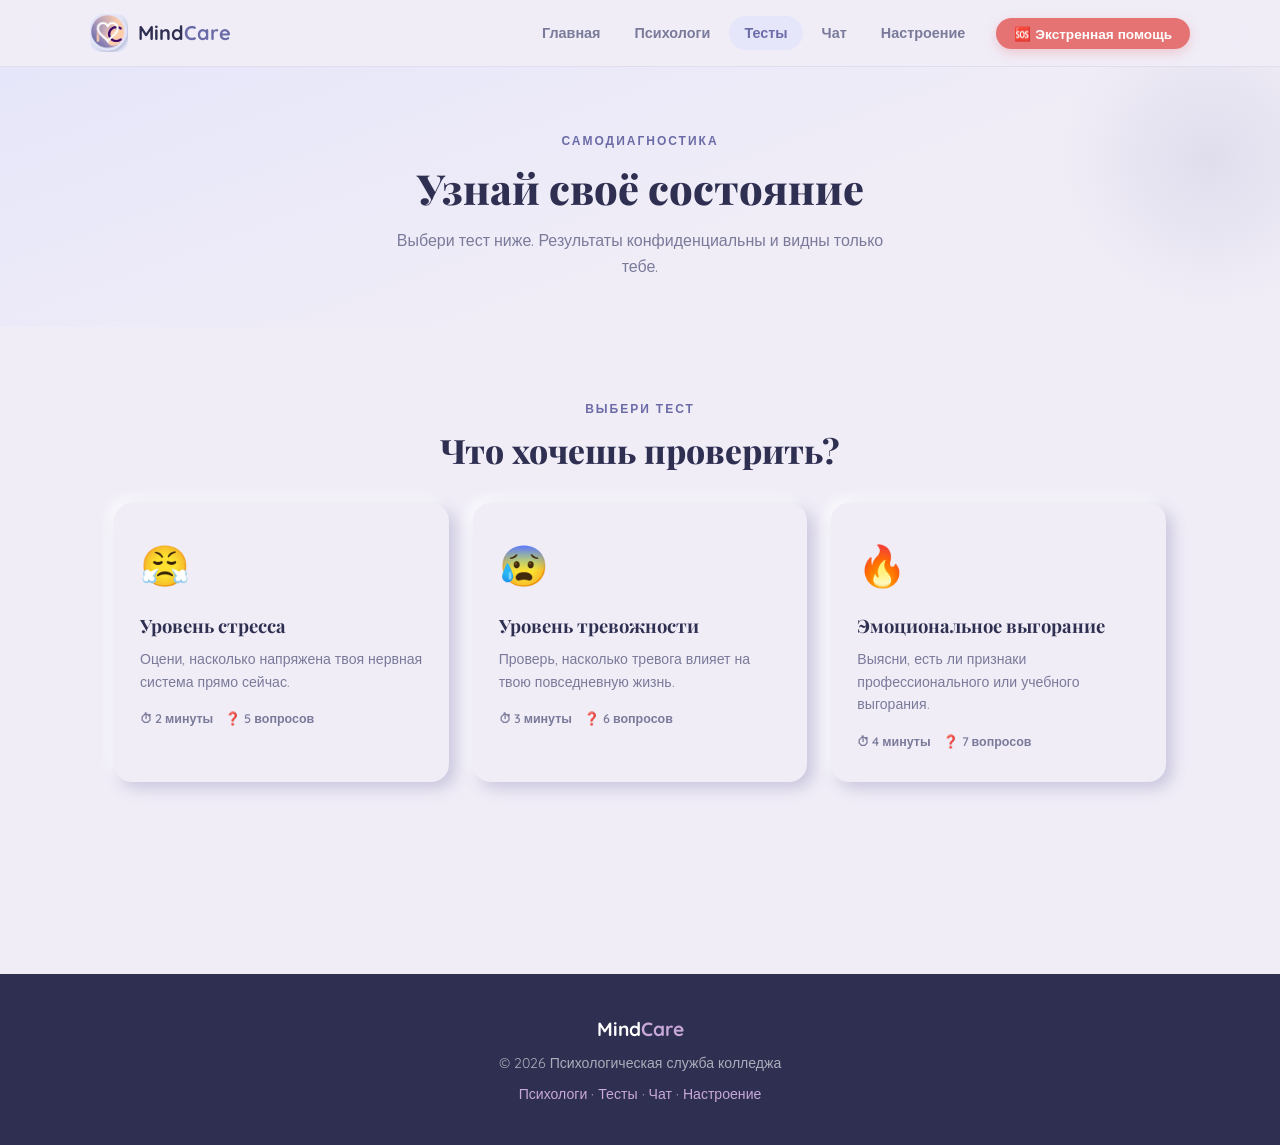
<file: tests.html>
<!DOCTYPE html>
<html lang="ru">
<head>
  <meta charset="UTF-8"/>
  <meta name="viewport" content="width=device-width, initial-scale=1.0"/>
  <title>MindCare — Тесты</title>
  <link rel="icon" type="image/x-icon" href="image1.png"/>
  <link rel="shortcut icon" href="image1.png"/>
  <link rel="apple-touch-icon" href="image1.png"/>
  <link rel="preconnect" href="https://fonts.googleapis.com"/>
  <link rel="preconnect" href="https://fonts.gstatic.com" crossorigin/>
  <link href="https://fonts.googleapis.com/css2?family=Quicksand:wght@400;500;600;700&family=Playfair+Display:wght@700;800&display=swap" rel="stylesheet"/>
  <link rel="stylesheet" href="style.css"/>
</head>
<body>

<header class="header">
  <div class="container header__inner">
    <a href="index.html" class="logo">
      <img src="image1.png" alt="" class="logo__img" onerror="this.style.display='none'"/>
      <span class="logo__text">Mind<span class="logo__accent">Care</span></span>
    </a>
    <nav class="nav" id="nav">
      <ul class="nav__list">
        <li><a href="index.html"   class="nav__link">Главная</a></li>
        <li><a href="catalog.html" class="nav__link">Психологи</a></li>
        <li><a href="tests.html"   class="nav__link active">Тесты</a></li>
        <li><a href="chat.html"    class="nav__link">Чат</a></li>
        <li><a href="mood.html"    class="nav__link">Настроение</a></li>
      </ul>
    </nav>
    <button class="burger" id="burger" aria-label="Открыть меню"><span></span><span></span><span></span></button>
    <button class="btn btn--danger btn--sm header__emergency" id="emergencyBtn">🆘 Экстренная помощь</button>
  </div>
</header>

<div class="page-hero">
  <div class="container">
    <span class="page-hero__eyebrow">Самодиагностика</span>
    <h1 class="page-hero__title">Узнай своё состояние</h1>
    <p class="page-hero__sub">Выбери тест ниже. Результаты конфиденциальны и видны только тебе.</p>
  </div>
</div>

<section>
  <div class="container">

    
    <div id="testPicker">
      <div class="section-header" style="margin-bottom:32px">
        <span class="section-eyebrow">Выбери тест</span>
        <h2 class="section-title">Что хочешь проверить?</h2>
      </div>
      <div class="tests-grid">
        <div class="test-card nm reveal" data-test="stress" tabindex="0">
          <span class="test-card__icon">😤</span>
          <div class="test-card__title">Уровень стресса</div>
          <div class="test-card__desc">Оцени, насколько напряжена твоя нервная система прямо сейчас.</div>
          <div class="test-card__meta">
            <span>⏱ 2 минуты</span>
            <span>❓ 5 вопросов</span>
          </div>
        </div>
        <div class="test-card nm reveal" data-test="anxiety" tabindex="0">
          <span class="test-card__icon">😰</span>
          <div class="test-card__title">Уровень тревожности</div>
          <div class="test-card__desc">Проверь, насколько тревога влияет на твою повседневную жизнь.</div>
          <div class="test-card__meta">
            <span>⏱ 3 минуты</span>
            <span>❓ 6 вопросов</span>
          </div>
        </div>
        <div class="test-card nm reveal" data-test="burnout" tabindex="0">
          <span class="test-card__icon">🔥</span>
          <div class="test-card__title">Эмоциональное выгорание</div>
          <div class="test-card__desc">Выясни, есть ли признаки профессионального или учебного выгорания.</div>
          <div class="test-card__meta">
            <span>⏱ 4 минуты</span>
            <span>❓ 7 вопросов</span>
          </div>
        </div>
      </div>
    </div>

    
    <div id="testRunner" hidden class="active-test">
      <button class="active-test__back" id="backToTests">← К списку тестов</button>

      <div class="test-widget nm">
        <div id="testIntro">
          <div class="test-intro-icon" id="introIcon"></div>
          <span class="test-category-label" id="introCat"></span>
          <h3 id="introTitle"></h3>
          <p id="introDesc"></p>
          <button class="btn btn--primary" id="startTest">Начать тест</button>
        </div>

        <div id="testQuestions" hidden>
          <div class="test-progress-bar"><div class="test-progress" id="progressBar"></div></div>
          <span class="test-step" id="testStep"></span>
          <h3 class="test-question" id="questionText"></h3>
          <div class="test-answers" id="answersContainer"></div>
        </div>

        <div id="testResult" hidden>
          <span class="test-result-emoji" id="resultEmoji"></span>
          <div class="test-result-badge" id="resultBadge"></div>
          <h3 class="test-result-title" id="resultTitle"></h3>
          <p class="test-result-desc" id="resultDesc"></p>
          <div class="result-rec" id="resultRec">
            <div class="result-rec__title">💡 Рекомендация</div>
            <div class="result-rec__text" id="resultRecText"></div>
          </div>
          <div style="margin-top:24px;display:flex;gap:12px;justify-content:center;flex-wrap:wrap">
            <button class="btn btn--secondary" id="retakeTest">Пройти заново</button>
            <a href="catalog.html" class="btn btn--primary">Найти специалиста</a>
          </div>
        </div>
      </div>
    </div>

  </div>
</section>

<div class="modal-overlay" id="emergencyModal" hidden>
  <div class="modal nm">
    <h2>🆘 Экстренная помощь</h2>
    <p>Если тебе угрожает опасность — звони прямо сейчас:</p>
    <ul style="margin:18px 0;padding-left:20px;text-align:left;line-height:2.2">
      <li><strong>8 (800) 2000-122</strong> — Телефон доверия (бесплатно)</li>
      <li><strong>+7 (495) 575-87-70</strong> — Горячая линия</li>
    </ul>
    <button class="btn btn--primary" id="closeEmergency">Понятно, закрыть</button>
  </div>
</div>

<footer class="footer">
  <div class="container">
    <div class="footer__logo">Mind<span>Care</span></div>
    <p style="margin-top:8px">© 2026 Психологическая служба колледжа</p>
    <p style="margin-top:8px">
      <a href="catalog.html">Психологи</a> ·
      <a href="tests.html">Тесты</a> ·
      <a href="chat.html">Чат</a> ·
      <a href="mood.html">Настроение</a>
    </p>
  </div>
</footer>

<script src="app.js"></script>
<script>
const TESTS = {
  stress: {
    icon: '😤', title: 'Тест на уровень стресса',
    catClass: 'cat-stress', catLabel: 'Стресс',
    desc: 'Ответь честно на 5 вопросов. Это займёт около 2 минут.',
    questions: [
      { text: 'Как ты оцениваешь своё общее самочувствие на этой неделе?',
        answers: [{text:'Отлично, всё под контролем',score:0},{text:'Нормально, небольшая усталость',score:1},{text:'Тяжело, с трудом справляюсь',score:2}] },
      { text: 'Насколько сложно тебе сосредоточиться?',
        answers: [{text:'Легко — я сфокусирован',score:0},{text:'Иногда отвлекаюсь',score:1},{text:'Почти невозможно собраться',score:2}] },
      { text: 'Как ты спишь в последнее время?',
        answers: [{text:'Хорошо, высыпаюсь',score:0},{text:'Иногда тяжело засыпаю',score:1},{text:'Плохо, часто просыпаюсь',score:2}] },
      { text: 'Как часто ты чувствуешь раздражительность?',
        answers: [{text:'Редко или никогда',score:0},{text:'Иногда',score:1},{text:'Почти каждый день',score:2}] },
      { text: 'Есть ли у тебя физические симптомы: головная боль, напряжение в теле?',
        answers: [{text:'Нет',score:0},{text:'Иногда',score:1},{text:'Часто',score:2}] },
    ],
    results: [
      { max:3, emoji:'🌿', badge:'badge--ok', title:'Стресс в норме', desc:'Твой уровень стресса невысокий. Продолжай заботиться о себе!', rec:'Поддерживай режим сна и регулярную физическую активность.' },
      { max:6, emoji:'⚠️', badge:'badge--warn', title:'Умеренный стресс', desc:'Стресс присутствует и влияет на жизнь. Стоит уделить внимание самочувствию.', rec:'Попробуй практики осознанности или дыхательные упражнения. Запишись на консультацию, если стресс не проходит.' },
      { max:99, emoji:'🔴', badge:'badge--alert', title:'Высокий уровень стресса', desc:'Уровень стресса повышен. Рекомендуем обратиться к специалисту.', rec:'Пожалуйста, не откладывай визит к психологу. Это важно для твоего здоровья.' },
    ]
  },
  anxiety: {
    icon: '😰', title: 'Тест на тревожность',
    catClass: 'cat-anxiety', catLabel: 'Тревожность',
    desc: 'Проверь, насколько тревога влияет на твою жизнь. 6 вопросов, 3 минуты.',
    questions: [
      { text: 'Часто ли тебя беспокоят мысли о будущем?',
        answers: [{text:'Редко',score:0},{text:'Иногда',score:1},{text:'Почти постоянно',score:2}] },
      { text: 'Испытываешь ли ты беспокойство без явной причины?',
        answers: [{text:'Нет',score:0},{text:'Иногда',score:1},{text:'Часто',score:2}] },
      { text: 'Замечаешь ли физические признаки тревоги (учащённое сердцебиение, потливость)?',
        answers: [{text:'Нет',score:0},{text:'Редко',score:1},{text:'Часто',score:2}] },
      { text: 'Избегаешь ли ты ситуаций из-за страха или беспокойства?',
        answers: [{text:'Нет',score:0},{text:'Иногда',score:1},{text:'Регулярно',score:2}] },
      { text: 'Трудно ли тебе расслабиться даже в спокойной обстановке?',
        answers: [{text:'Нет, расслабляюсь легко',score:0},{text:'Иногда трудно',score:1},{text:'Да, почти невозможно',score:2}] },
      { text: 'Мешает ли тревога выполнять повседневные дела?',
        answers: [{text:'Нет',score:0},{text:'Немного мешает',score:1},{text:'Серьёзно мешает',score:2}] },
    ],
    results: [
      { max:4, emoji:'😌', badge:'badge--ok', title:'Тревожность в норме', desc:'Уровень тревоги не выходит за пределы нормы. Продолжай в том же духе!', rec:'Сохраняй баланс между работой и отдыхом. Практика благодарности помогает снизить фоновую тревогу.' },
      { max:8, emoji:'😟', badge:'badge--warn', title:'Умеренная тревожность', desc:'Тревога присутствует и стоит уделить ей внимание.', rec:'Попробуй вести дневник тревожных мыслей. Дыхательные техники (4-7-8) хорошо помогают.' },
      { max:99, emoji:'😨', badge:'badge--alert', title:'Высокая тревожность', desc:'Тревога значительно влияет на жизнь. Обратись к специалисту.', rec:'Когнитивно-поведенческая терапия очень эффективна при тревожных расстройствах. Запишись к нашему специалисту.' },
    ]
  },
  burnout: {
    icon: '🔥', title: 'Тест на выгорание',
    catClass: 'cat-burnout', catLabel: 'Выгорание',
    desc: 'Выясни, есть ли признаки эмоционального выгорания. 7 вопросов, 4 минуты.',
    questions: [
      { text: 'Чувствуешь ли ты эмоциональное истощение после учёбы/работы?',
        answers: [{text:'Редко',score:0},{text:'Иногда',score:1},{text:'Почти всегда',score:2}] },
      { text: 'Снизилась ли твоя мотивация к учёбе или работе?',
        answers: [{text:'Нет, мотивация на месте',score:0},{text:'Немного снизилась',score:1},{text:'Сильно снизилась',score:2}] },
      { text: 'Испытываешь ли ты цинизм или безразличие к учёбе?',
        answers: [{text:'Нет',score:0},{text:'Иногда',score:1},{text:'Часто',score:2}] },
      { text: 'Труднее ли стало выполнять задания, которые раньше давались легко?',
        answers: [{text:'Нет',score:0},{text:'Немного труднее',score:1},{text:'Значительно труднее',score:2}] },
      { text: 'Чувствуешь ли ты, что твои усилия не приносят результатов?',
        answers: [{text:'Нет',score:0},{text:'Иногда',score:1},{text:'Часто',score:2}] },
      { text: 'Отстранился ли ты от друзей или социальных активностей?',
        answers: [{text:'Нет',score:0},{text:'Немного',score:1},{text:'Значительно',score:2}] },
      { text: 'Есть ли у тебя физические симптомы: усталость, частые болезни?',
        answers: [{text:'Нет',score:0},{text:'Иногда',score:1},{text:'Часто',score:2}] },
    ],
    results: [
      { max:5, emoji:'✨', badge:'badge--ok', title:'Выгорания нет', desc:'Признаков выгорания не обнаружено. Ты хорошо управляешь своими ресурсами!', rec:'Продолжай следить за балансом. Регулярный отдых — лучшая профилактика выгорания.' },
      { max:9, emoji:'⚡', badge:'badge--warn', title:'Начальные признаки выгорания', desc:'Есть некоторые признаки, на которые стоит обратить внимание.', rec:'Попробуй снизить нагрузку и включить в расписание время для восстановления. Хобби и физическая активность помогают.' },
      { max:99, emoji:'🆘', badge:'badge--alert', title:'Высокий риск выгорания', desc:'Признаки выгорания выражены. Важно принять меры прямо сейчас.', rec:'Обязательно обратись к специалисту. Выгорание — это не лень, это состояние, при котором нужна профессиональная поддержка.' },
    ]
  }
};

let activeTest = null, currentQ = 0, totalScore = 0;

function initTestRunner(testKey) {
  activeTest = TESTS[testKey];
  currentQ = 0; totalScore = 0;

  document.getElementById('testPicker').setAttribute('hidden','');
  document.getElementById('testRunner').removeAttribute('hidden');

  document.getElementById('introIcon').textContent = activeTest.icon;
  const cat = document.getElementById('introCat');
  cat.textContent = activeTest.catLabel;
  cat.className = 'test-category-label ' + activeTest.catClass;
  document.getElementById('introTitle').textContent = activeTest.title;
  document.getElementById('introDesc').textContent = activeTest.desc;

  ['testIntro','testQuestions','testResult'].forEach(id => {
    const el = document.getElementById(id);
    if (el) el.setAttribute('hidden','');
  });
  document.getElementById('testIntro').removeAttribute('hidden');
}

document.querySelectorAll('.test-card').forEach(card => {
  card.addEventListener('click', () => initTestRunner(card.dataset.test));
  card.addEventListener('keydown', e => { if (e.key === 'Enter' || e.key === ' ') initTestRunner(card.dataset.test); });
});

document.getElementById('backToTests').addEventListener('click', () => {
  document.getElementById('testRunner').setAttribute('hidden','');
  document.getElementById('testPicker').removeAttribute('hidden');
  activeTest = null;
});

document.getElementById('startTest').addEventListener('click', () => {
  document.getElementById('testIntro').setAttribute('hidden','');
  document.getElementById('testQuestions').removeAttribute('hidden');
  showQuestion(0);
});

document.getElementById('retakeTest').addEventListener('click', () => {
  currentQ = 0; totalScore = 0;
  document.getElementById('testResult').setAttribute('hidden','');
  document.getElementById('testQuestions').removeAttribute('hidden');
  showQuestion(0);
});

function showQuestion(index) {
  const q = activeTest.questions[index];
  document.getElementById('progressBar').style.width = `${((index+1)/activeTest.questions.length)*100}%`;
  document.getElementById('testStep').textContent = `Вопрос ${index+1} из ${activeTest.questions.length}`;
  document.getElementById('questionText').textContent = q.text;
  const cont = document.getElementById('answersContainer');
  cont.innerHTML = '';
  q.answers.forEach(ans => {
    const btn = document.createElement('button');
    btn.className = 'answer-btn';
    btn.textContent = ans.text;
    btn.addEventListener('click', () => {
      totalScore += ans.score;
      currentQ++;
      if (currentQ < activeTest.questions.length) showQuestion(currentQ);
      else showResult();
    });
    cont.appendChild(btn);
  });
}

function showResult() {
  document.getElementById('testQuestions').setAttribute('hidden','');
  document.getElementById('testResult').removeAttribute('hidden');
  const r = activeTest.results.find(r => totalScore <= r.max);
  document.getElementById('resultEmoji').textContent = r.emoji;
  const badge = document.getElementById('resultBadge');
  badge.textContent = r.title;
  badge.className = 'test-result-badge ' + r.badge;
  document.getElementById('resultTitle').textContent = r.title;
  document.getElementById('resultDesc').textContent = r.desc;
  document.getElementById('resultRecText').textContent = r.rec;
}
</script>
</body>
</html>
</file>
<file: style.css>
@import url('https://fonts.googleapis.com/css2?family=Quicksand:wght@400;500;600;700&family=Playfair+Display:wght@700;800&display=swap');

:root {
  --bg:            #F0EDF7;
  --bg-alt:        #E8E4F3;
  --lavender:      #E6E6FA;
  --lavender-mid:  #C8A8D8;
  --lavender-dark: #6B6BA8;
  --lavender-deep: #4A4A85;
  --accent:        #9090C8;
  --green:         #5A8A6A;
  --green-light:   #D4EDDA;
  --text-dark:     #2F2F52;
  --text-muted:    #7A7A9A;
  --white:         #ffffff;

  --nm-light:  #ffffff;
  --nm-dark:   #c8c4dc;
  --nm-out:    6px 6px 16px var(--nm-dark), -4px -4px 12px var(--nm-light);
  --nm-in:     inset 4px 4px 10px var(--nm-dark), inset -3px -3px 8px var(--nm-light);
  --nm-hover:  8px 8px 20px var(--nm-dark), -5px -5px 14px var(--nm-light);

  --radius:     18px;
  --radius-sm:  10px;
  --radius-pill:100px;
  --transition: 0.3s cubic-bezier(0.25, 0.8, 0.25, 1);
}

*, *::before, *::after { box-sizing: border-box; margin: 0; padding: 0; }
html { scroll-behavior: smooth; }
body {
  font-family: 'Quicksand', sans-serif;
  background: var(--bg);
  color: var(--text-dark);
  line-height: 1.6;
  overflow-x: hidden;
}
button, input, textarea { font-family: inherit; }
a { text-decoration: none; color: inherit; }
img { max-width: 100%; }

.container { max-width: 1100px; margin: 0 auto; padding: 0 24px; }
.nm { background: var(--bg); box-shadow: var(--nm-out); border-radius: var(--radius); }

.header {
  position: sticky; top: 0; z-index: 100;
  background: rgba(240,237,247,0.88);
  backdrop-filter: blur(24px); -webkit-backdrop-filter: blur(24px);
  border-bottom: 1px solid rgba(107,107,168,0.12);
}
.header__inner {
  display: flex; align-items: center; gap: 16px;
  padding: 14px 0;
}
.logo { display: flex; align-items: center; gap: 10px; }
.logo__img { width: 38px; height: 38px; border-radius: 10px; object-fit: contain; }
.logo__text { font-size: 1.25rem; font-weight: 700; white-space: nowrap; }
.logo__accent { color: var(--lavender-dark); }

.nav { margin-left: auto; }
.nav__list { display: flex; gap: 4px; list-style: none; }
.nav__link {
  padding: 8px 15px; border-radius: var(--radius-pill);
  font-weight: 600; font-size: 0.9rem;
  color: var(--text-muted); transition: all 0.2s;
}
.nav__link.active,
.nav__link:hover { color: var(--lavender-dark); background: var(--lavender); }

.burger {
  display: none; flex-direction: column; gap: 5px;
  border: none; background: transparent; cursor: pointer; padding: 4px; margin-left: auto;
}
.burger span { display: block; width: 22px; height: 2px; background: var(--text-dark); border-radius: 2px; transition: 0.3s; }
.burger.open span:nth-child(1) { transform: translateY(7px) rotate(45deg); }
.burger.open span:nth-child(2) { opacity: 0; }
.burger.open span:nth-child(3) { transform: translateY(-7px) rotate(-45deg); }

.btn {
  display: inline-flex; align-items: center; justify-content: center;
  padding: 11px 26px; border-radius: var(--radius-pill);
  font-weight: 700; font-size: 0.95rem; cursor: pointer;
  transition: all var(--transition); border: none;
}
.btn--primary {
  background: linear-gradient(135deg, var(--lavender-dark), var(--lavender-deep));
  color: #fff; box-shadow: 0 6px 18px rgba(107,107,168,0.35);
}
.btn--primary:hover { transform: translateY(-2px); box-shadow: 0 10px 24px rgba(107,107,168,0.45); }
.btn--secondary {
  background: var(--bg); color: var(--lavender-dark); box-shadow: var(--nm-out);
}
.btn--secondary:hover { background: var(--lavender); transform: translateY(-1px); }
.btn--green {
  background: linear-gradient(135deg, var(--green), #3d6b4f);
  color: #fff; box-shadow: 0 6px 18px rgba(90,138,106,0.35);
}
.btn--green:hover { transform: translateY(-2px); box-shadow: 0 10px 24px rgba(90,138,106,0.45); }
.btn--danger { background: #E57373; color: white; box-shadow: 0 4px 12px rgba(229,115,115,0.3); }
.btn--danger:hover { background: #d32f2f; }
.btn--sm { padding: 7px 18px; font-size: 0.85rem; }

section { padding: 72px 0; }
.section-header { text-align: center; margin-bottom: 48px; }
.section-eyebrow {
  font-size: 0.75rem; font-weight: 700; text-transform: uppercase;
  letter-spacing: 2px; color: var(--lavender-dark); display: block; margin-bottom: 12px;
}
.section-title {
  font-family: 'Playfair Display', serif;
  font-size: 2.1rem; font-weight: 800; color: var(--text-dark); margin-bottom: 14px; line-height: 1.2;
}
.section-sub { color: var(--text-muted); max-width: 520px; margin: 0 auto; font-size: 0.95rem; }

.page-hero {
  padding: 64px 0 48px;
  background: linear-gradient(160deg, var(--lavender) 0%, var(--bg) 60%);
  text-align: center;
  position: relative;
  overflow: hidden;
}
.page-hero::before {
  content: '';
  position: absolute; top: -60px; right: -80px;
  width: 300px; height: 300px;
  border-radius: 50%;
  background: radial-gradient(circle, rgba(107,107,168,0.12), transparent 70%);
  pointer-events: none;
}
.page-hero__eyebrow {
  font-size: 0.75rem; font-weight: 700; text-transform: uppercase;
  letter-spacing: 2px; color: var(--lavender-dark); display: block; margin-bottom: 14px;
}
.page-hero__title {
  font-family: 'Playfair Display', serif;
  font-size: 2.6rem; font-weight: 800; margin-bottom: 16px; line-height: 1.15;
}
.page-hero__sub {
  color: var(--text-muted); max-width: 520px; margin: 0 auto; font-size: 1rem;
}

.footer {
  background: var(--text-dark); color: rgba(255,255,255,0.6);
  padding: 40px 0; text-align: center; font-size: 0.88rem; margin-top: 60px;
}
.footer__brand { margin-bottom: 10px; }
.footer__logo { font-size: 1.2rem; font-weight: 700; color: #fff; }
.footer__logo span { color: var(--lavender-mid); }
.footer a { color: var(--lavender-mid); }

.reveal { opacity: 0; transform: translateY(28px); transition: opacity 0.65s ease, transform 0.65s ease; }
.reveal.visible { opacity: 1; transform: translateY(0); }

.modal-overlay {
  position: fixed; inset: 0;
  background: rgba(30,20,60,0.35); backdrop-filter: blur(6px);
  z-index: 200; display: flex; align-items: center; justify-content: center; padding: 20px;
}
.modal { max-width: 500px; background: var(--bg); padding: 36px; text-align: center; }
.modal h2 { margin-bottom: 16px; color: #E57373; font-size: 1.5rem; }
.modal p { font-size: 0.95rem; color: var(--text-dark); }
[hidden] { display: none !important; }

.filters { display: flex; gap: 10px; justify-content: center; margin-bottom: 36px; flex-wrap: wrap; }
.filter-tag {
  padding: 8px 20px; border-radius: var(--radius-pill);
  border: none; background: var(--bg); box-shadow: var(--nm-out);
  cursor: pointer; font-weight: 600; font-size: 0.88rem;
  color: var(--text-muted); transition: all 0.2s;
}
.filter-tag.active { background: var(--lavender-dark); color: white; box-shadow: none; }
.filter-tag:hover:not(.active) { background: var(--lavender); color: var(--lavender-dark); }

.tag {
  font-size: 0.72rem; background: var(--lavender); color: var(--lavender-dark);
  padding: 3px 10px; border-radius: var(--radius-pill); font-weight: 700;
}
.tag--green { background: var(--green-light); color: var(--green); }

.catalog__grid { display: grid; grid-template-columns: repeat(auto-fill, minmax(300px, 1fr)); gap: 24px; }
.psych-card {
  padding: 28px 24px; display: flex; flex-direction: column; gap: 16px;
  transition: box-shadow var(--transition), transform var(--transition);
}
.psych-card:hover { box-shadow: var(--nm-hover); transform: translateY(-3px); }
.psych-card.card-fade { opacity: 0; transform: scale(0.95); pointer-events: none; }
.psych-card.card-hidden { display: none !important; }
.psych-card__top { display: flex; gap: 18px; align-items: center; }
.psych-card__avatar {
  width: 68px; height: 68px; flex-shrink: 0;
  background: linear-gradient(135deg, var(--lavender), var(--lavender-mid));
  border-radius: 50%; display: flex; align-items: center; justify-content: center;
  font-size: 2rem; box-shadow: 0 4px 12px rgba(107,107,168,0.2);
}
.psych-card__name { font-size: 1.05rem; font-weight: 700; margin-bottom: 4px; }
.psych-card__spec { color: var(--text-muted); font-size: 0.85rem; margin-bottom: 8px; }
.psych-card__tags { display: flex; gap: 6px; flex-wrap: wrap; }
.psych-card__footer {
  margin-top: auto; padding-top: 16px;
  border-top: 1px solid rgba(107,107,168,0.1);
  display: flex; align-items: center; justify-content: space-between;
}
.psych-card__avail { font-size: 0.82rem; color: var(--green); font-weight: 600; }
.psych-card__avail--busy { color: var(--text-muted); }

.test-widget { max-width: 640px; margin: 0 auto; padding: 44px 40px; text-align: center; }
.test-intro-icon { font-size: 3.5rem; margin-bottom: 20px; }
.test-widget h3 { font-family: 'Playfair Display', serif; font-size: 1.5rem; margin-bottom: 12px; }
.test-widget p { color: var(--text-muted); margin-bottom: 28px; }
.test-progress-bar {
  width: 100%; height: 6px; background: rgba(107,107,168,0.12);
  border-radius: 3px; margin-bottom: 18px; overflow: hidden;
}
.test-progress { height: 100%; width: 0%; background: linear-gradient(90deg, var(--accent), var(--lavender-dark)); transition: width 0.4s; }
.test-step { font-size: 0.8rem; color: var(--text-muted); font-weight: 600; display: block; margin-bottom: 8px; }
.test-question { font-size: 1.15rem; font-weight: 700; margin-bottom: 28px; line-height: 1.4; }
.test-answers { display: flex; flex-direction: column; gap: 12px; }
.answer-btn {
  padding: 14px 22px; text-align: left;
  background: var(--bg); border: 2px solid transparent;
  box-shadow: var(--nm-out); border-radius: var(--radius-sm);
  cursor: pointer; font-size: 0.95rem; font-weight: 500;
  transition: all 0.2s; color: var(--text-dark);
}
.answer-btn:hover { background: var(--lavender); border-color: var(--lavender-mid); box-shadow: none; }
.test-result-emoji { font-size: 4rem; margin-bottom: 16px; display: block; }
.test-result-title { font-family: 'Playfair Display', serif; font-size: 1.6rem; margin-bottom: 12px; }
.test-result-desc { color: var(--text-muted); margin-bottom: 28px; max-width: 380px; margin-left: auto; margin-right: auto; }
.test-result-badge {
  display: inline-block; padding: 6px 20px; border-radius: var(--radius-pill);
  font-size: 0.85rem; font-weight: 700; margin-bottom: 24px;
}
.badge--ok { background: var(--green-light); color: var(--green); }
.badge--warn { background: #FFF3CD; color: #856404; }
.badge--alert { background: #FFE0E0; color: #c0392b; }

.chat-widget {
  max-width: 680px; margin: 0 auto;
  height: 520px; display: flex; flex-direction: column; overflow: hidden;
}
.chat-widget__messages {
  flex: 1; overflow-y: auto; padding: 20px;
  display: flex; flex-direction: column; gap: 14px;
}
.chat-widget__messages::-webkit-scrollbar { width: 4px; }
.chat-widget__messages::-webkit-scrollbar-track { background: transparent; }
.chat-widget__messages::-webkit-scrollbar-thumb { background: var(--lavender-mid); border-radius: 2px; }
.chat-message { display: flex; flex-direction: column; max-width: 78%; }
.chat-message--bot { align-self: flex-start; }
.chat-message--user { align-self: flex-end; }
.chat-message__bubble {
  padding: 12px 18px; border-radius: var(--radius); font-size: 0.95rem;
  line-height: 1.5; box-shadow: var(--nm-out);
}
.chat-message--bot .chat-message__bubble {
  background: var(--bg); border-top-left-radius: 4px;
}
.chat-message--user .chat-message__bubble {
  background: linear-gradient(135deg, var(--lavender-dark), var(--lavender-deep));
  color: white; border-top-right-radius: 4px; box-shadow: 0 4px 14px rgba(107,107,168,0.3);
}
.chat-message__time { font-size: 0.7rem; color: var(--text-muted); margin-top: 4px; padding: 0 4px; }
.chat-message--user .chat-message__time { align-self: flex-end; }
.chat-widget__input-zone {
  display: flex; gap: 12px; padding: 16px 20px;
  border-top: 1px solid rgba(107,107,168,0.1); background: var(--bg);
}
.chat-widget__input-zone input {
  flex: 1; padding: 12px 22px; border: none;
  box-shadow: var(--nm-in); background: var(--bg);
  border-radius: var(--radius-pill); outline: none; font-size: 0.95rem;
}
.chat-widget__send {
  padding: 0 24px; background: linear-gradient(135deg, var(--lavender-dark), var(--lavender-deep));
  color: white; border: none; border-radius: var(--radius-pill);
  cursor: pointer; font-weight: 700; font-size: 0.9rem;
  transition: all 0.2s; box-shadow: 0 4px 12px rgba(107,107,168,0.3);
}
.chat-widget__send:hover { transform: translateY(-1px); box-shadow: 0 6px 16px rgba(107,107,168,0.4); }
.chat-typing { display: flex; align-items: center; gap: 5px; padding: 10px 16px; }
.chat-typing span {
  width: 8px; height: 8px; border-radius: 50%;
  background: var(--lavender-mid); display: block;
  animation: typingDot 1.2s ease-in-out infinite;
}
.chat-typing span:nth-child(2) { animation-delay: 0.2s; }
.chat-typing span:nth-child(3) { animation-delay: 0.4s; }
@keyframes typingDot { 0%,60%,100% { transform: scale(0.7); opacity: 0.4; } 30% { transform: scale(1); opacity: 1; } }

.mood-widget { max-width: 540px; margin: 0 auto; padding: 36px; text-align: center; }
.mood-options { display: flex; justify-content: space-around; margin-bottom: 24px; gap: 8px; }
.mood-btn {
  width: 62px; height: 62px;
  display: flex; align-items: center; justify-content: center;
  font-size: 2rem; border: 2px solid transparent;
  cursor: pointer; transition: all 0.2s; border-radius: 50%;
  background: var(--bg); box-shadow: var(--nm-out);
}
.mood-btn:hover { transform: scale(1.12); background: var(--lavender); border-color: var(--lavender-mid); }
.mood-btn.selected {
  transform: scale(1.18); background: var(--lavender);
  border-color: var(--lavender-dark); box-shadow: 0 0 0 4px rgba(107,107,168,0.15);
}
.mood-label { font-size: 0.7rem; color: var(--text-muted); font-weight: 600; display: block; margin-top: 6px; }
.mood-result-text { font-size: 0.95rem; color: var(--text-muted); font-weight: 500; min-height: 24px; margin-bottom: 28px; }

.mood-history { margin-top: 40px; }
.mood-history h3 { font-family: 'Playfair Display', serif; font-size: 1.3rem; margin-bottom: 20px; }
.mood-calendar { display: grid; grid-template-columns: repeat(7, 1fr); gap: 8px; }
.mood-day {
  aspect-ratio: 1; border-radius: 10px; display: flex; flex-direction: column;
  align-items: center; justify-content: center; font-size: 1.1rem;
  background: var(--bg); box-shadow: var(--nm-out);
}
.mood-day__label { font-size: 0.6rem; color: var(--text-muted); margin-top: 2px; font-weight: 600; }
.mood-day--empty { box-shadow: var(--nm-in); }

#calmBtn.pulsing { animation: breathBtn 4s ease-in-out infinite; background: var(--lavender); color: var(--lavender-dark); }
@keyframes breathBtn { 0%,100% { transform: scale(1); box-shadow: 0 0 0 0 rgba(107,107,168,0.3); } 50% { transform: scale(1.06); box-shadow: 0 0 20px 10px rgba(107,107,168,0.12); } }

.tests-grid {
  display: grid; grid-template-columns: repeat(auto-fill, minmax(280px, 1fr)); gap: 24px;
  margin-bottom: 60px;
}
.test-card {
  padding: 28px 24px; cursor: pointer;
  transition: box-shadow var(--transition), transform var(--transition);
  border: 2px solid transparent;
}
.test-card:hover { box-shadow: var(--nm-hover); transform: translateY(-3px); }
.test-card.selected { border-color: var(--lavender-dark); }
.test-card__icon { font-size: 2.5rem; margin-bottom: 14px; display: block; }
.test-card__title { font-family: 'Playfair Display', serif; font-size: 1.15rem; font-weight: 700; margin-bottom: 8px; }
.test-card__desc { color: var(--text-muted); font-size: 0.88rem; margin-bottom: 16px; }
.test-card__meta { display: flex; gap: 12px; font-size: 0.78rem; color: var(--text-muted); font-weight: 600; }
.test-card__meta span { display: flex; align-items: center; gap: 4px; }
.active-test { max-width: 700px; margin: 0 auto; }
.active-test__back {
  display: inline-flex; align-items: center; gap: 8px;
  font-size: 0.88rem; font-weight: 700; color: var(--lavender-dark);
  cursor: pointer; margin-bottom: 28px; padding: 8px 16px;
  background: var(--bg); box-shadow: var(--nm-out); border-radius: var(--radius-pill);
  border: none;
}
.active-test__back:hover { background: var(--lavender); }
.test-category-label {
  display: inline-block; padding: 4px 14px; border-radius: var(--radius-pill);
  font-size: 0.75rem; font-weight: 700; margin-bottom: 28px;
}
.cat-stress  { background: #FFE0E0; color: #c0392b; }
.cat-anxiety { background: #FFF3CD; color: #856404; }
.cat-burnout { background: #E8EAF6; color: #3949AB; }
.result-rec {
  background: var(--lavender); border-radius: var(--radius);
  padding: 20px 24px; margin-top: 20px; text-align: left;
}
.result-rec__title { font-weight: 700; margin-bottom: 6px; color: var(--lavender-dark); }
.result-rec__text { font-size: 0.88rem; color: var(--text-muted); }

.chat-layout {
  display: grid; grid-template-columns: 260px 1fr; gap: 28px;
  align-items: start; padding: 48px 0 60px;
}
.chat-sidebar { position: sticky; top: 90px; }
.chat-sidebar-card { padding: 22px; margin-bottom: 16px; }
.chat-sidebar-card h4 { font-weight: 700; margin-bottom: 12px; font-size: 0.95rem; }
.quick-prompt {
  display: block; width: 100%; text-align: left;
  padding: 10px 14px; margin-bottom: 8px;
  background: var(--bg); box-shadow: var(--nm-out);
  border-radius: var(--radius-sm); border: none;
  font-size: 0.85rem; font-weight: 600; color: var(--text-muted);
  cursor: pointer; transition: all 0.2s; font-family: inherit;
}
.quick-prompt:hover { background: var(--lavender); color: var(--lavender-dark); }
.online-badge {
  display: inline-flex; align-items: center; gap: 6px;
  font-size: 0.78rem; font-weight: 700; color: var(--green); margin-bottom: 16px;
}
.online-badge::before { content: '●'; animation: blink 2s infinite; }
@keyframes blink { 0%,100%{opacity:1;} 50%{opacity:0.3;} }
.disclaimer {
  font-size: 0.78rem; color: var(--text-muted); line-height: 1.5;
  padding: 12px 16px; background: var(--lavender);
  border-radius: var(--radius-sm); border-left: 3px solid var(--lavender-dark);
}

.mood-layout {
  display: grid; grid-template-columns: 1fr 320px; gap: 32px;
  align-items: start; padding: 52px 0 68px;
}
.mood-checker { padding: 36px; }
.mood-checker h2 { font-family: 'Playfair Display', serif; font-size: 1.6rem; margin-bottom: 8px; }
.mood-checker__sub { color: var(--text-muted); margin-bottom: 28px; }
.mood-emoji-row { display: flex; gap: 12px; justify-content: space-between; margin-bottom: 12px; }
.mood-btn-wrap { display: flex; flex-direction: column; align-items: center; gap: 6px; }
.mood-note { margin-top: 20px; }
.mood-note textarea {
  width: 100%; min-height: 80px; padding: 14px 18px;
  border: none; box-shadow: var(--nm-in); background: var(--bg);
  border-radius: var(--radius); outline: none; resize: vertical;
  font-size: 0.92rem; font-family: inherit; color: var(--text-dark); margin-bottom: 14px;
}
#moodResult { font-size: 0.95rem; color: var(--text-muted); min-height: 24px; margin-bottom: 18px; font-weight: 600; }
.calm-section { text-align: center; margin-top: 36px; padding-top: 28px; border-top: 1px solid rgba(107,107,168,0.1); }
.calm-section p { color: var(--text-muted); font-size: 0.88rem; margin-bottom: 16px; }
.calendar-card { padding: 28px; }
.calendar-card h3 { font-family: 'Playfair Display', serif; font-size: 1.2rem; margin-bottom: 6px; }
.calendar-card__sub { font-size: 0.82rem; color: var(--text-muted); margin-bottom: 20px; }
.weekdays { display: grid; grid-template-columns: repeat(7,1fr); gap: 4px; margin-bottom: 8px; }
.weekday-label { text-align: center; font-size: 0.65rem; font-weight: 700; color: var(--text-muted); padding: 2px; }
.mood-calendar { display: grid; grid-template-columns: repeat(7,1fr); gap: 6px; }
.mood-day {
  aspect-ratio: 1; border-radius: 10px; font-size: 1rem;
  display: flex; flex-direction: column; align-items: center; justify-content: center;
  box-shadow: var(--nm-out); cursor: default; position: relative;
}
.mood-day--empty { box-shadow: var(--nm-in); }
.mood-day--today { outline: 2px solid var(--lavender-dark); }
.mood-day__date { font-size: 0.55rem; color: var(--text-muted); font-weight: 700; position: absolute; top: 4px; right: 5px; }
.mood-day__note-dot { width: 5px; height: 5px; border-radius: 50%; background: var(--lavender-dark); position: absolute; bottom: 4px; }
.stats-card { padding: 24px; margin-top: 16px; }
.stats-card h4 { font-weight: 700; margin-bottom: 14px; font-size: 0.95rem; }
.stat-row { display: flex; justify-content: space-between; align-items: center; padding: 8px 0; border-bottom: 1px solid rgba(107,107,168,0.08); font-size: 0.88rem; }
.stat-row:last-child { border: none; }
.stat-row__val { font-weight: 700; color: var(--lavender-dark); }

.psych-detail-grid { display: grid; grid-template-columns: 1fr 340px; gap: 40px; align-items: start; }
.sidebar-card { padding: 28px; position: sticky; top: 90px; }
.sidebar-card h3 { font-family: 'Playfair Display', serif; font-size: 1.2rem; margin-bottom: 16px; }
.sidebar-steps { display: flex; flex-direction: column; gap: 14px; margin-bottom: 24px; }
.sidebar-step { display: flex; gap: 12px; align-items: flex-start; }
.step-num {
  width: 28px; height: 28px; border-radius: 50%; flex-shrink: 0;
  background: var(--lavender); color: var(--lavender-dark);
  display: flex; align-items: center; justify-content: center; font-size: 0.78rem; font-weight: 700;
}
.step-text { font-size: 0.88rem; color: var(--text-muted); padding-top: 4px; }
.search-bar { display: flex; gap: 12px; margin-bottom: 28px; }
.search-bar input {
  flex: 1; padding: 12px 20px; border: none; box-shadow: var(--nm-in);
  background: var(--bg); border-radius: var(--radius-pill); outline: none;
  font-size: 0.95rem; font-family: inherit;
}
.psych-card__rating { display: flex; align-items: center; gap: 4px; font-size: 0.82rem; color: var(--text-muted); font-weight: 600; }
.stars { color: #F5A623; }
.psych-card__exp { font-size: 0.8rem; color: var(--text-muted); }
.no-results { text-align: center; padding: 48px 24px; color: var(--text-muted); font-size: 1rem; display: none; }
.no-results__icon { font-size: 3rem; margin-bottom: 12px; }

@media (max-width: 768px) {
  .header__emergency { display: none; }
  .nav { display: none; position: absolute; top: 100%; left: 0; width: 100%; z-index: 99; }
  .nav.open {
    display: block;
    background: rgba(240,237,247,0.97);
    backdrop-filter: blur(20px);
    padding: 16px 24px 20px;
    border-bottom: 1px solid rgba(107,107,168,0.12);
    box-shadow: 0 8px 24px rgba(0,0,0,0.07);
  }
  .nav__list { flex-direction: column; gap: 4px; }
  .nav__link { display: block; padding: 10px 16px; }
  .burger { display: flex; }
  .page-hero__title { font-size: 2rem; }
  .section-title { font-size: 1.7rem; }
  .test-widget { padding: 28px 20px; }
  .catalog__grid { grid-template-columns: 1fr; }
  .mood-calendar { grid-template-columns: repeat(7, 1fr); gap: 5px; }
  .mood-day { font-size: 0.85rem; }
  .chat-widget { height: 460px; }
}
@media (max-width: 480px) {
  .mood-btn { width: 50px; height: 50px; font-size: 1.6rem; }
}
@media (max-width: 900px) {
  .chat-layout { grid-template-columns: 1fr; }
  .chat-sidebar { position: static; }
  .mood-layout { grid-template-columns: 1fr; }
  .psych-detail-grid { grid-template-columns: 1fr; }
  .sidebar-card { position: static; }
}
</file>
